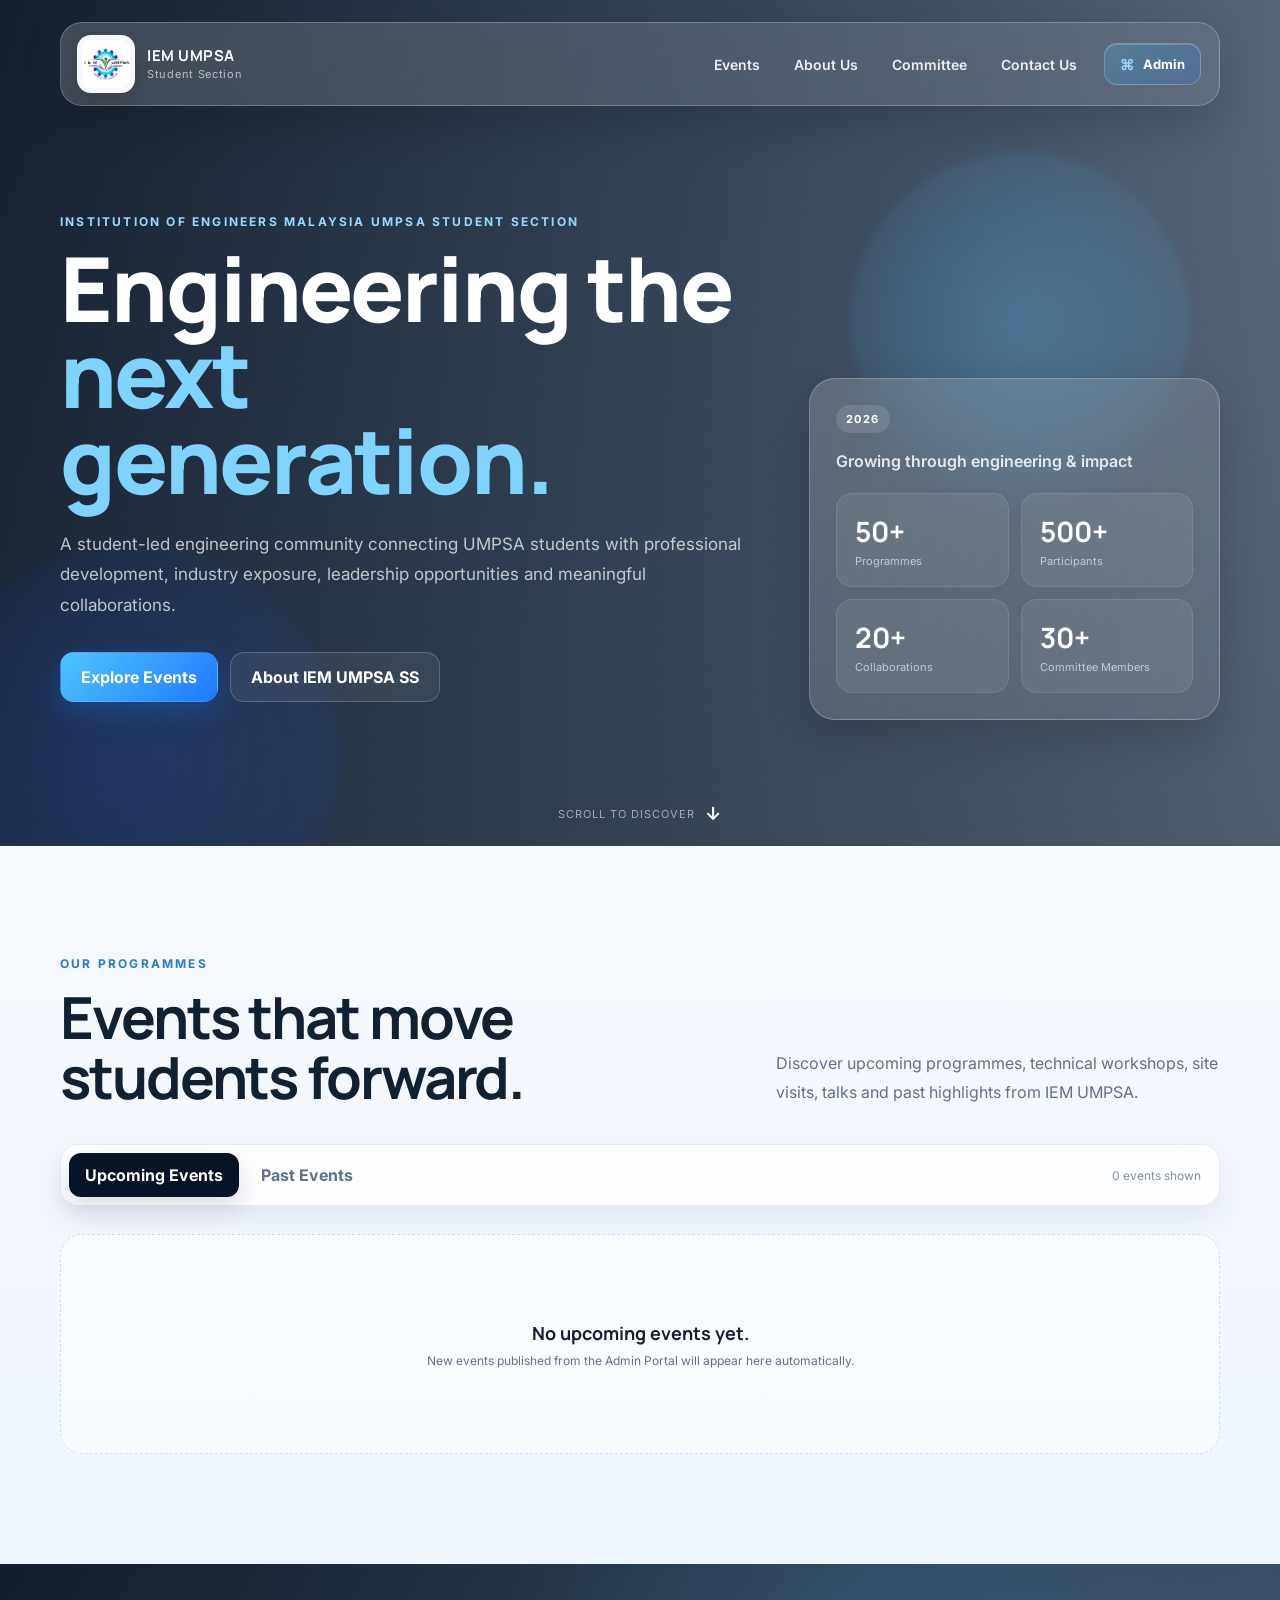
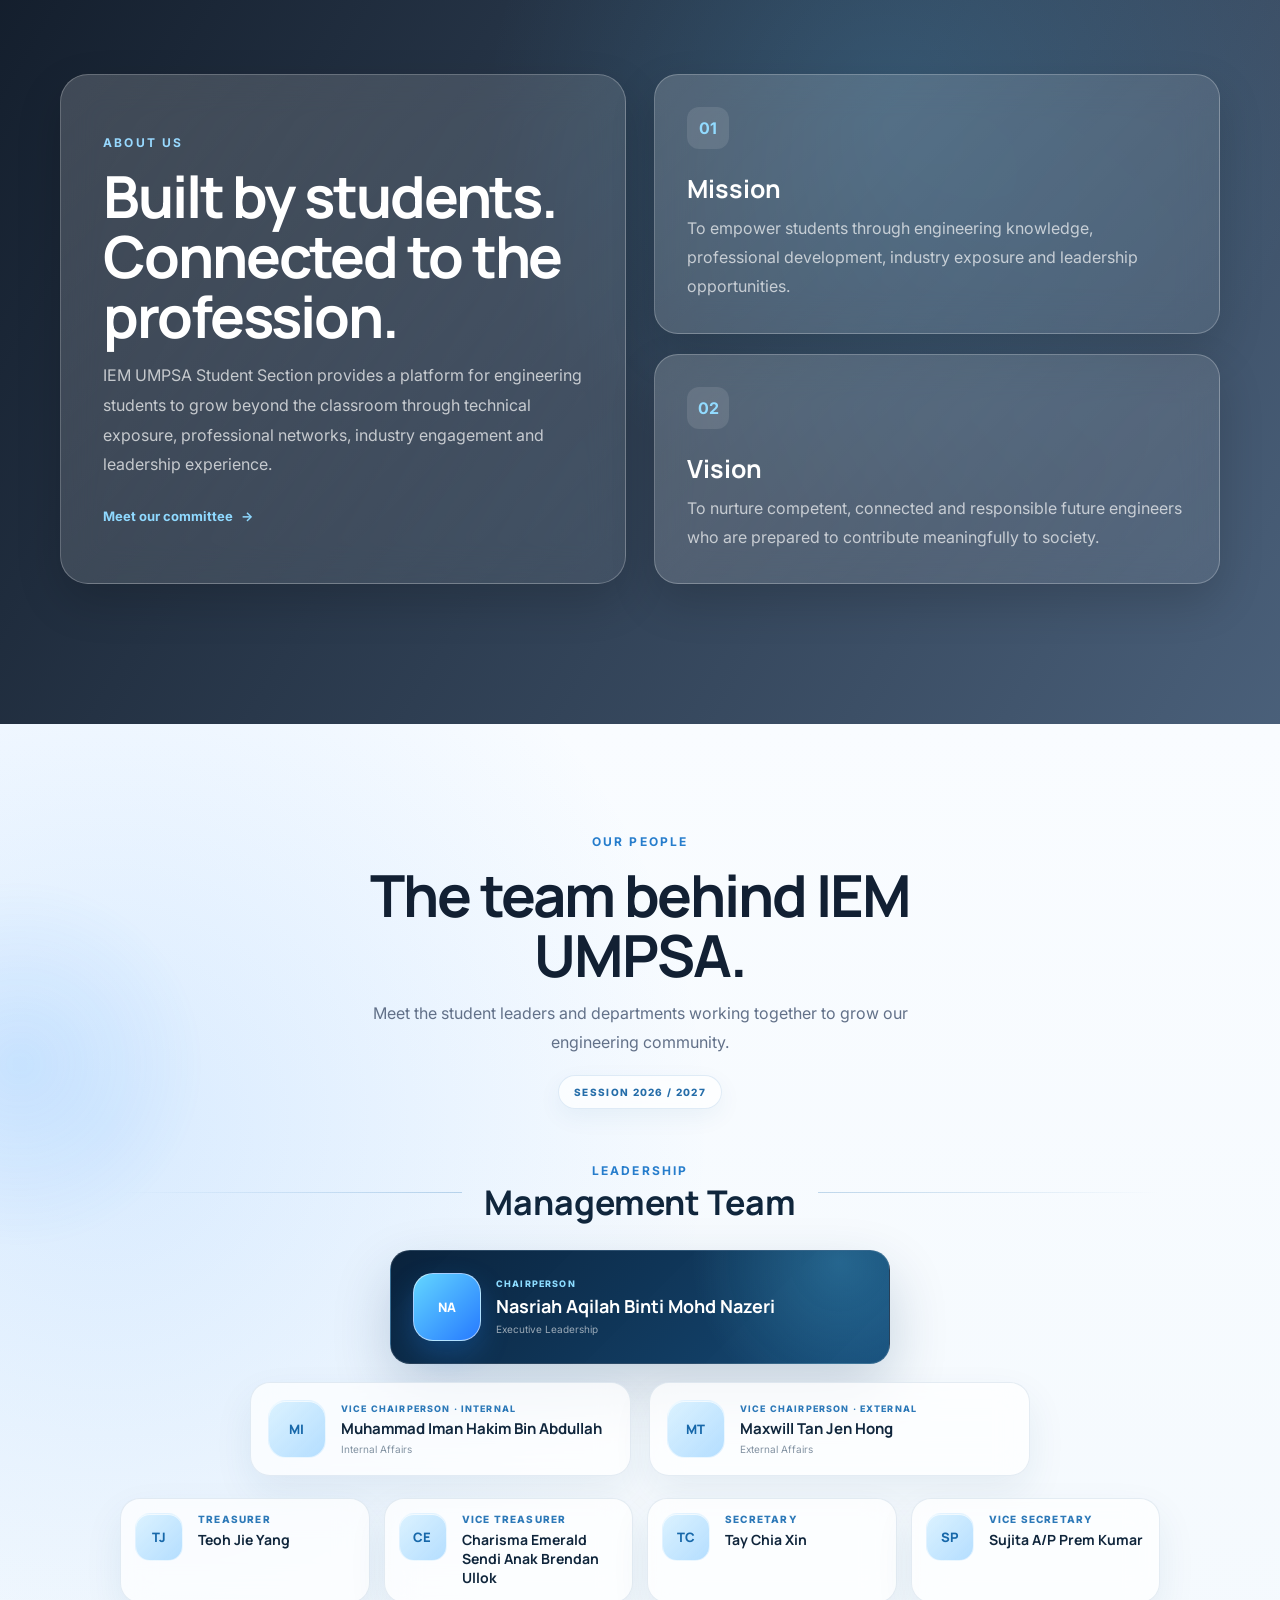
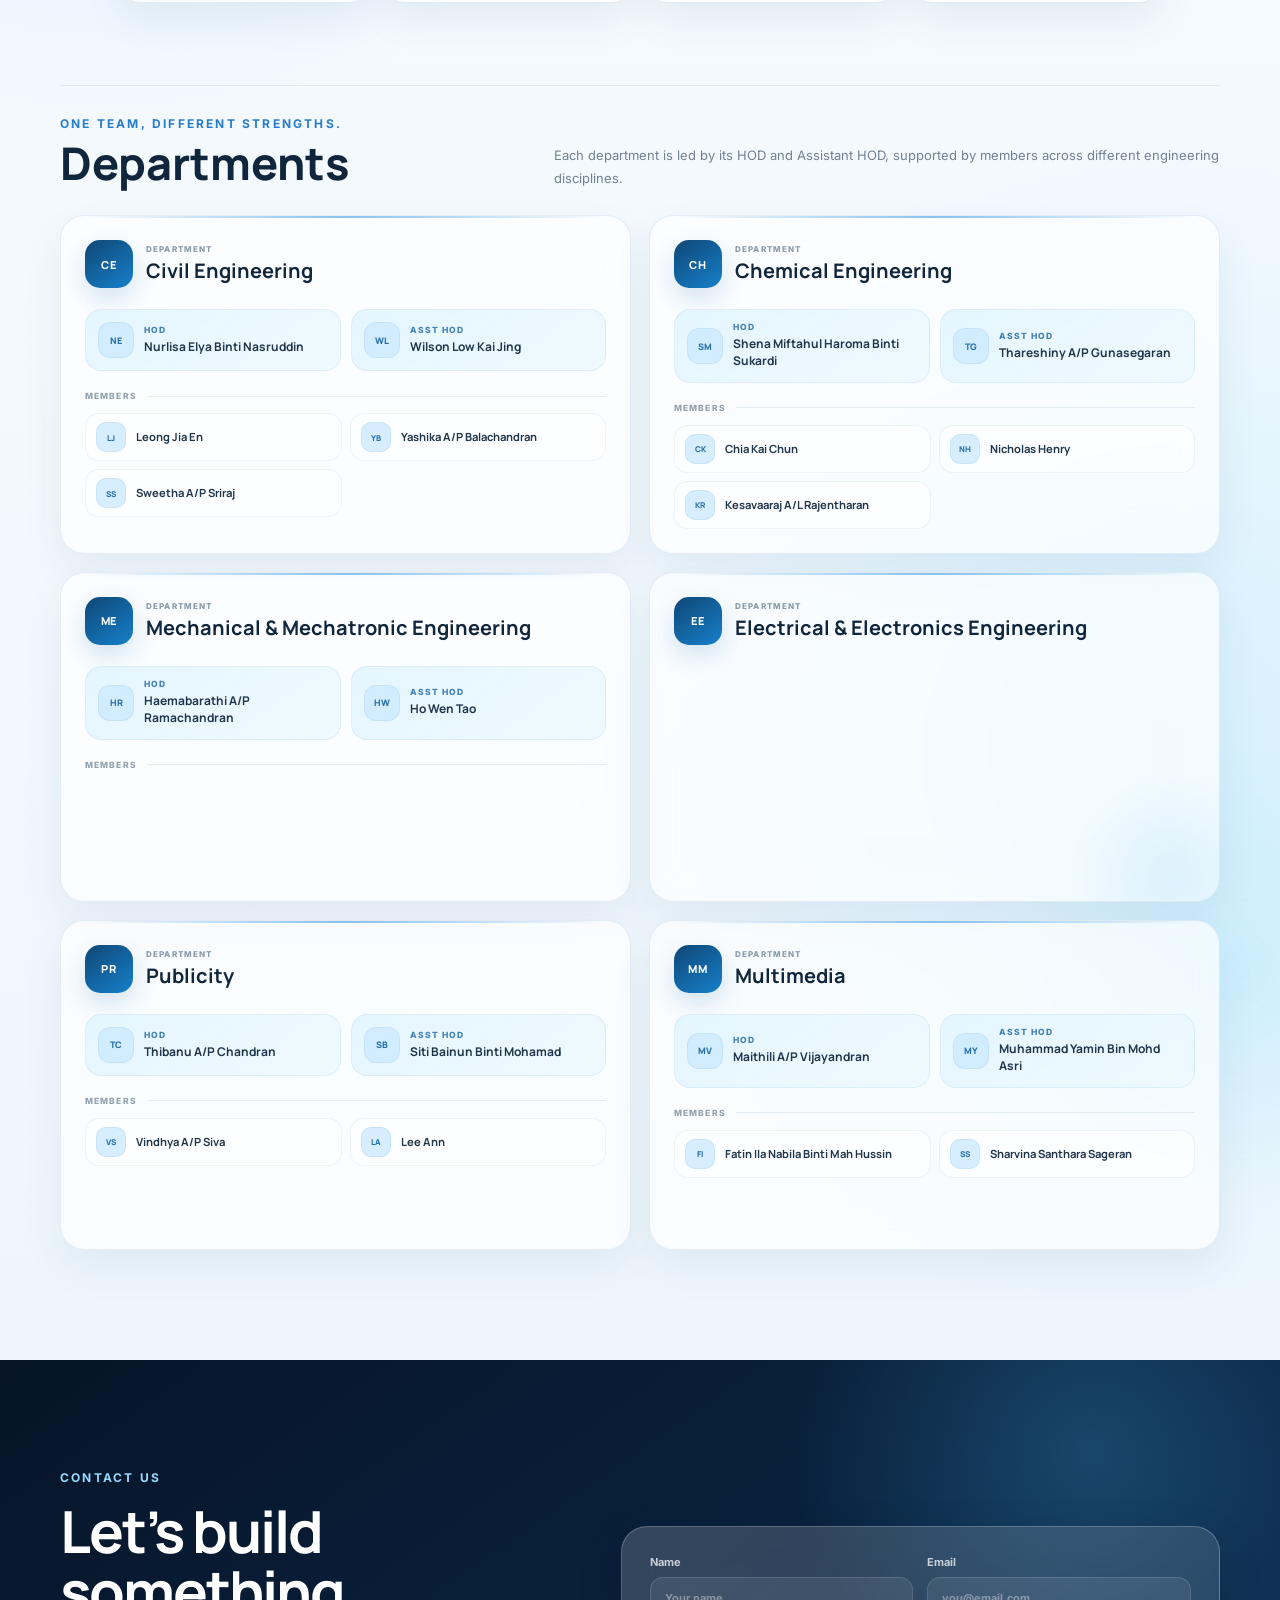
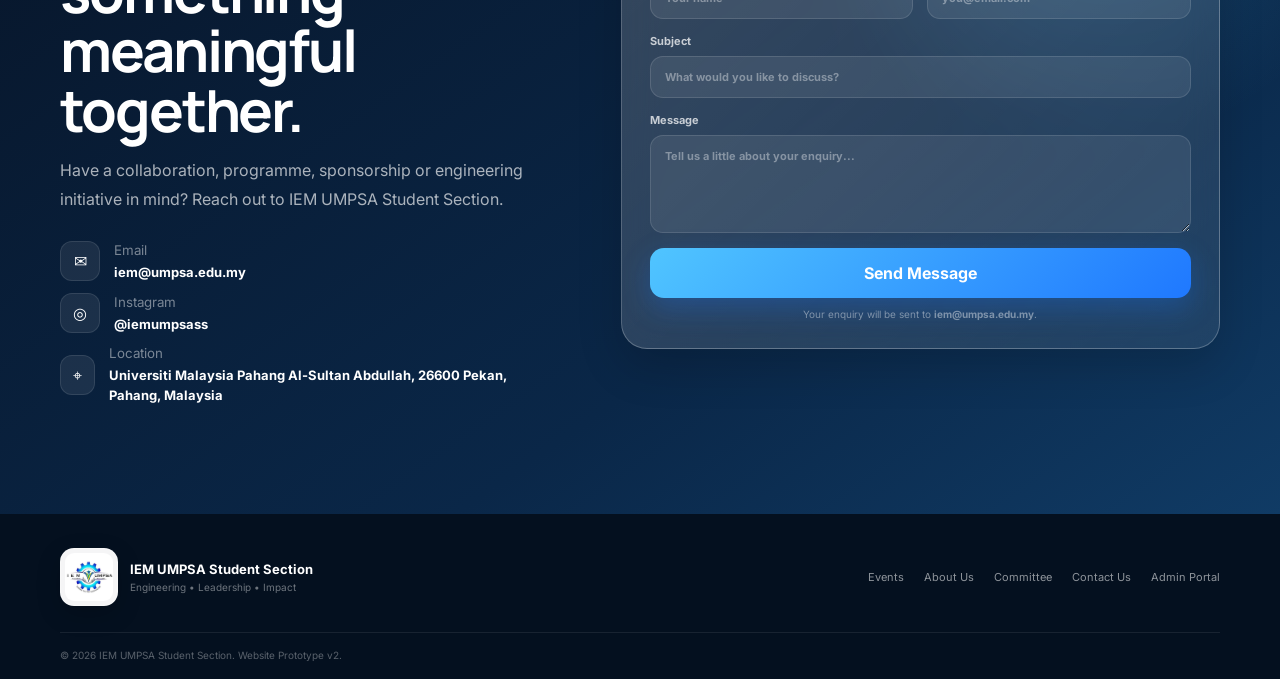
<file: index.html>
<!DOCTYPE html>
<html lang="en">
<head>
  <meta charset="UTF-8" />
  <meta name="viewport" content="width=device-width, initial-scale=1.0" />
  <title>IEM UMPSA Student Section</title>
  <meta name="description" content="IEM UMPSA Student Section — Engineering, leadership and professional development." />
  <link rel="preconnect" href="https://fonts.googleapis.com">
  <link rel="preconnect" href="https://fonts.gstatic.com" crossorigin>
  <link href="https://fonts.googleapis.com/css2?family=Inter:wght@400;500;600;700;800&family=Manrope:wght@500;600;700;800&display=swap" rel="stylesheet">
  <link rel="stylesheet" href="styles.css" />
</head>
<body>
  <div class="page-shell">
    <header class="hero" id="home">
      <div class="hero-overlay"></div>
      <div class="orb orb-one"></div>
      <div class="orb orb-two"></div>

      <nav class="navbar glass" aria-label="Primary navigation">
        <a class="brand" href="#home" aria-label="IEM UMPSA Home">
          <img class="brand-mark" src="assets/iem-umpsa-logo.png" alt="IEM UMPSA Student Section logo">
          <span class="brand-text">
            <strong>IEM UMPSA</strong>
            <small>Student Section</small>
          </span>
        </a>

        <button class="menu-toggle" aria-label="Toggle navigation" aria-expanded="false">
          <span></span><span></span><span></span>
        </button>

        <div class="nav-links">
          <div class="nav-item dropdown">
            <button class="nav-link dropdown-trigger">Events</button>
            <div class="dropdown-menu glass">
              <a href="#events" data-event-tab="upcoming">Upcoming Events</a>
              <a href="#events" data-event-tab="past">Past Events</a>
            </div>
          </div>
          <a class="nav-link" href="#about">About Us</a>
          <a class="nav-link" href="#committee">Committee</a>
          <a class="nav-link" href="#contact">Contact Us</a>
          <a class="admin-nav-button" href="admin-login.html" aria-label="Open Admin Portal">
            <span class="admin-nav-icon">⌘</span>
            <span>Admin</span>
          </a>
        </div>
      </nav>

      <div class="hero-content container">
        <div class="hero-copy">
          <p class="eyebrow">Institution of Engineers Malaysia UMPSA Student Section</p>
          <h1>Engineering the <span>next generation.</span></h1>
          <p class="hero-description">
            A student-led engineering community connecting UMPSA students with professional development,
            industry exposure, leadership opportunities and meaningful collaborations.
          </p>
          <div class="hero-actions">
            <a class="button button-primary" href="#events">Explore Events</a>
            <a class="button button-secondary" href="#about">About IEM UMPSA SS</a>
          </div>
        </div>

        <div class="hero-stat-card glass">
          <div class="stat-badge">2026</div>
          <p class="stat-title">Growing through engineering & impact</p>
          <div class="stat-grid">
            <div><strong>50+</strong><span>Programmes</span></div>
            <div><strong>500+</strong><span>Participants</span></div>
            <div><strong>20+</strong><span>Collaborations</span></div>
            <div><strong>30+</strong><span>Committee Members</span></div>
          </div>
        </div>
      </div>

      <a class="scroll-cue" href="#events" aria-label="Scroll to events">
        <span>Scroll to discover</span>
        <b>↓</b>
      </a>
    </header>

    <main>
      <section class="section events-section" id="events">
        <div class="container">
          <div class="section-heading split-heading">
            <div>
              <p class="eyebrow dark">Our Programmes</p>
              <h2>Events that move students forward.</h2>
            </div>
            <p class="section-copy">
              Discover upcoming programmes, technical workshops, site visits, talks and past highlights from IEM UMPSA.
            </p>
          </div>

          <div class="event-toolbar glass light-glass">
            <div class="event-tabs" role="tablist" aria-label="Event categories">
              <button class="event-tab active" data-tab="upcoming" role="tab">Upcoming Events</button>
              <button class="event-tab" data-tab="past" role="tab">Past Events</button>
            </div>
            <div class="event-count"><span id="eventCount">3</span> events shown</div>
          </div>

          <div class="events-grid" id="eventGrid">
            <div class="event-empty">
              <strong>Loading events...</strong>
              <span>Your published events will appear here automatically.</span>
            </div>
          </div>
        </div>
      </section>

      <section class="section about-section" id="about">
        <div class="about-backdrop"></div>
        <div class="container about-layout">
          <div class="about-intro glass">
            <p class="eyebrow">About Us</p>
            <h2>Built by students. Connected to the profession.</h2>
            <p>
              IEM UMPSA Student Section provides a platform for engineering students to grow beyond the classroom through
              technical exposure, professional networks, industry engagement and leadership experience.
            </p>
            <a class="text-link light" href="#committee">Meet our committee <span>→</span></a>
          </div>

          <div class="about-cards">
            <article class="value-card glass">
              <span class="value-number">01</span>
              <h3>Mission</h3>
              <p>To empower students through engineering knowledge, professional development, industry exposure and leadership opportunities.</p>
            </article>
            <article class="value-card glass">
              <span class="value-number">02</span>
              <h3>Vision</h3>
              <p>To nurture competent, connected and responsible future engineers who are prepared to contribute meaningfully to society.</p>
            </article>
          </div>
        </div>
      </section>

      <section class="section committee-section" id="committee">
        <div class="committee-glow committee-glow-one"></div>
        <div class="committee-glow committee-glow-two"></div>
        <div class="container committee-container">
          <div class="section-heading centered committee-heading">
            <p class="eyebrow dark">Our People</p>
            <h2>The team behind IEM UMPSA.</h2>
            <p class="section-copy">Meet the student leaders and departments working together to grow our engineering community.</p>
            <span class="session-pill">Session 2026 / 2027</span>
          </div>

          <div class="management-heading">
            <span class="management-heading-line"></span>
            <div>
              <p class="eyebrow dark">Leadership</p>
              <h3>Management Team</h3>
            </div>
            <span class="management-heading-line"></span>
          </div>

          <div class="leadership-tree" id="managementTeamMount" aria-live="polite">
            <div class="leadership-chair-wrap">
              <article class="leadership-card leadership-chair">
                <div class="committee-avatar chair-avatar">NA</div>
                <div class="leadership-copy">
                  <p class="committee-role">Chairperson</p>
                  <h3>Nasriah Aqilah Binti Mohd Nazeri</h3>
                  <span>Executive Leadership</span>
                </div>
              </article>
            </div>

            <div class="vice-row">
              <article class="leadership-card">
                <div class="committee-avatar">MI</div>
                <div class="leadership-copy">
                  <p class="committee-role">Vice Chairperson · Internal</p>
                  <h3>Muhammad Iman Hakim Bin Abdullah</h3>
                  <span>Internal Affairs</span>
                </div>
              </article>
              <article class="leadership-card">
                <div class="committee-avatar">MT</div>
                <div class="leadership-copy">
                  <p class="committee-role">Vice Chairperson · External</p>
                  <h3>Maxwill Tan Jen Hong</h3>
                  <span>External Affairs</span>
                </div>
              </article>
            </div>

            <div class="executive-row">
              <article class="leadership-card executive-card">
                <div class="committee-avatar small-avatar">TJ</div>
                <div class="leadership-copy">
                  <p class="committee-role">Treasurer</p>
                  <h3>Teoh Jie Yang</h3>
                </div>
              </article>
              <article class="leadership-card executive-card">
                <div class="committee-avatar small-avatar">CE</div>
                <div class="leadership-copy">
                  <p class="committee-role">Vice Treasurer</p>
                  <h3>Charisma Emerald Sendi Anak Brendan Ullok</h3>
                </div>
              </article>
              <article class="leadership-card executive-card">
                <div class="committee-avatar small-avatar">TC</div>
                <div class="leadership-copy">
                  <p class="committee-role">Secretary</p>
                  <h3>Tay Chia Xin</h3>
                </div>
              </article>
              <article class="leadership-card executive-card">
                <div class="committee-avatar small-avatar">SP</div>
                <div class="leadership-copy">
                  <p class="committee-role">Vice Secretary</p>
                  <h3>Sujita A/P Prem Kumar</h3>
                </div>
              </article>
            </div>
          </div>

          <div class="department-intro">
            <div>
              <p class="eyebrow dark">One team, different strengths.</p>
              <h3>Departments</h3>
            </div>
            <p>Each department is led by its HOD and Assistant HOD, supported by members across different engineering disciplines.</p>
          </div>

          <div class="department-grid" id="departmentGrid" aria-live="polite">
            <article class="department-card glass light-glass">
              <div class="department-header">
                <div class="department-icon">CE</div>
                <div><span>Department</span><h3>Civil Engineering</h3></div>
              </div>
              <div class="department-leads">
                <div class="department-person lead-person"><span class="mini-avatar">NE</span><div><small>HOD</small><strong>Nurlisa Elya Binti Nasruddin</strong></div></div>
                <div class="department-person"><span class="mini-avatar">WL</span><div><small>Asst HOD</small><strong>Wilson Low Kai Jing</strong></div></div>
              </div>
              <div class="member-divider"><span>Members</span></div>
              <div class="member-list">
                <div class="department-person member-person"><span class="mini-avatar">LJ</span><strong>Leong Jia En</strong></div>
                <div class="department-person member-person"><span class="mini-avatar">YB</span><strong>Yashika A/P Balachandran</strong></div>
                <div class="department-person member-person"><span class="mini-avatar">SS</span><strong>Sweetha A/P Sriraj</strong></div>
              </div>
            </article>

            <article class="department-card glass light-glass">
              <div class="department-header">
                <div class="department-icon">CH</div>
                <div><span>Department</span><h3>Chemical Engineering</h3></div>
              </div>
              <div class="department-leads">
                <div class="department-person lead-person"><span class="mini-avatar">SM</span><div><small>HOD</small><strong>Shena Miftahul Haroma Binti Sukardi</strong></div></div>
                <div class="department-person"><span class="mini-avatar">TG</span><div><small>Asst HOD</small><strong>Thareshiny A/P Gunasegaran</strong></div></div>
              </div>
              <div class="member-divider"><span>Members</span></div>
              <div class="member-list">
                <div class="department-person member-person"><span class="mini-avatar">CK</span><strong>Chia Kai Chun</strong></div>
                <div class="department-person member-person"><span class="mini-avatar">NH</span><strong>Nicholas Henry</strong></div>
                <div class="department-person member-person"><span class="mini-avatar">KR</span><strong>Kesavaaraj A/L Rajentharan</strong></div>
              </div>
            </article>

            <article class="department-card glass light-glass">
              <div class="department-header">
                <div class="department-icon">ME</div>
                <div><span>Department</span><h3>Mechanical &amp; Mechatronic Engineering</h3></div>
              </div>
              <div class="department-leads">
                <div class="department-person lead-person"><span class="mini-avatar">HR</span><div><small>HOD</small><strong>Haemabarathi A/P Ramachandran</strong></div></div>
                <div class="department-person"><span class="mini-avatar">HW</span><div><small>Asst HOD</small><strong>Ho Wen Tao</strong></div></div>
              </div>
              <div class="member-divider"><span>Members</span></div>
              <div class="member-list reserved-space" aria-label="Reserved positions"></div>
            </article>

            <article class="department-card department-card-empty glass light-glass">
              <div class="department-header">
                <div class="department-icon">EE</div>
                <div><span>Department</span><h3>Electrical &amp; Electronics Engineering</h3></div>
              </div>
              <div class="empty-department-space" aria-label="Reserved positions"></div>
            </article>

            <article class="department-card glass light-glass">
              <div class="department-header">
                <div class="department-icon">PR</div>
                <div><span>Department</span><h3>Publicity</h3></div>
              </div>
              <div class="department-leads">
                <div class="department-person lead-person"><span class="mini-avatar">TC</span><div><small>HOD</small><strong>Thibanu A/P Chandran</strong></div></div>
                <div class="department-person"><span class="mini-avatar">SB</span><div><small>Asst HOD</small><strong>Siti Bainun Binti Mohamad</strong></div></div>
              </div>
              <div class="member-divider"><span>Members</span></div>
              <div class="member-list">
                <div class="department-person member-person"><span class="mini-avatar">VS</span><strong>Vindhya A/P Siva</strong></div>
                <div class="department-person member-person"><span class="mini-avatar">LA</span><strong>Lee Ann</strong></div>
              </div>
            </article>

            <article class="department-card glass light-glass">
              <div class="department-header">
                <div class="department-icon">MM</div>
                <div><span>Department</span><h3>Multimedia</h3></div>
              </div>
              <div class="department-leads">
                <div class="department-person lead-person"><span class="mini-avatar">MV</span><div><small>HOD</small><strong>Maithili A/P Vijayandran</strong></div></div>
                <div class="department-person"><span class="mini-avatar">MY</span><div><small>Asst HOD</small><strong>Muhammad Yamin Bin Mohd Asri</strong></div></div>
              </div>
              <div class="member-divider"><span>Members</span></div>
              <div class="member-list">
                <div class="department-person member-person"><span class="mini-avatar">FI</span><strong>Fatin Ila Nabila Binti Mah Hussin</strong></div>
                <div class="department-person member-person"><span class="mini-avatar">SS</span><strong>Sharvina Santhara Sageran</strong></div>
              </div>
            </article>
          </div>
        </div>
      </section>

      <section class="section contact-section" id="contact">
        <div class="contact-orb"></div>
        <div class="container contact-layout">
          <div class="contact-copy">
            <p class="eyebrow">Contact Us</p>
            <h2>Let’s build something meaningful together.</h2>
            <p>Have a collaboration, programme, sponsorship or engineering initiative in mind? Reach out to IEM UMPSA Student Section.</p>

            <div class="contact-list">
              <a href="mailto:iem@umpsa.edu.my"><span>✉</span><div><small>Email</small><strong>iem@umpsa.edu.my</strong></div></a>
              <a href="https://www.instagram.com/iemumpsass/" target="_blank" rel="noopener noreferrer"><span>◎</span><div><small>Instagram</small><strong>@iemumpsass</strong></div></a>
              <div><span>⌖</span><div><small>Location</small><strong>Universiti Malaysia Pahang Al-Sultan Abdullah, 26600 Pekan, Pahang, Malaysia</strong></div></div>
            </div>
          </div>

          <form class="contact-form glass" action="https://formsubmit.co/iem@umpsa.edu.my" method="POST">
            <input type="hidden" name="_subject" value="New IEM UMPSA Website Enquiry" />
            <input type="hidden" name="_template" value="table" />
            <div class="field-grid">
              <label>Name<input type="text" name="name" placeholder="Your name" autocomplete="name" required /></label>
              <label>Email<input type="email" name="email" placeholder="you@email.com" autocomplete="email" required /></label>
            </div>
            <label>Subject<input type="text" name="subject" placeholder="What would you like to discuss?" required /></label>
            <label>Message<textarea rows="5" name="message" placeholder="Tell us a little about your enquiry..." required></textarea></label>
            <button class="button button-primary full" id="sendButton" type="submit">Send Message</button>
            <p class="form-note" id="formNote">Your enquiry will be sent to <strong>iem@umpsa.edu.my</strong>.</p>
          </form>
        </div>
      </section>
    </main>

    <footer class="footer">
      <div class="container footer-inner">
        <div class="footer-brand">
          <img class="brand-mark" src="assets/iem-umpsa-logo.png" alt="IEM UMPSA Student Section logo">
          <div><strong>IEM UMPSA Student Section</strong><small>Engineering • Leadership • Impact</small></div>
        </div>
        <div class="footer-links">
          <a href="#events">Events</a>
          <a href="#about">About Us</a>
          <a href="#committee">Committee</a>
          <a href="#contact">Contact Us</a>
          <a href="admin-login.html" target="_blank" rel="noopener">Admin Portal</a>
        </div>
      </div>
      <div class="container footer-bottom">© 2026 IEM UMPSA Student Section. Website Prototype v2.</div>
    </footer>
  </div>

  <script src="events-store.js"></script>
  <script src="committee-store.js"></script>
  <script src="app.js"></script>
</body>
</html>
</file>
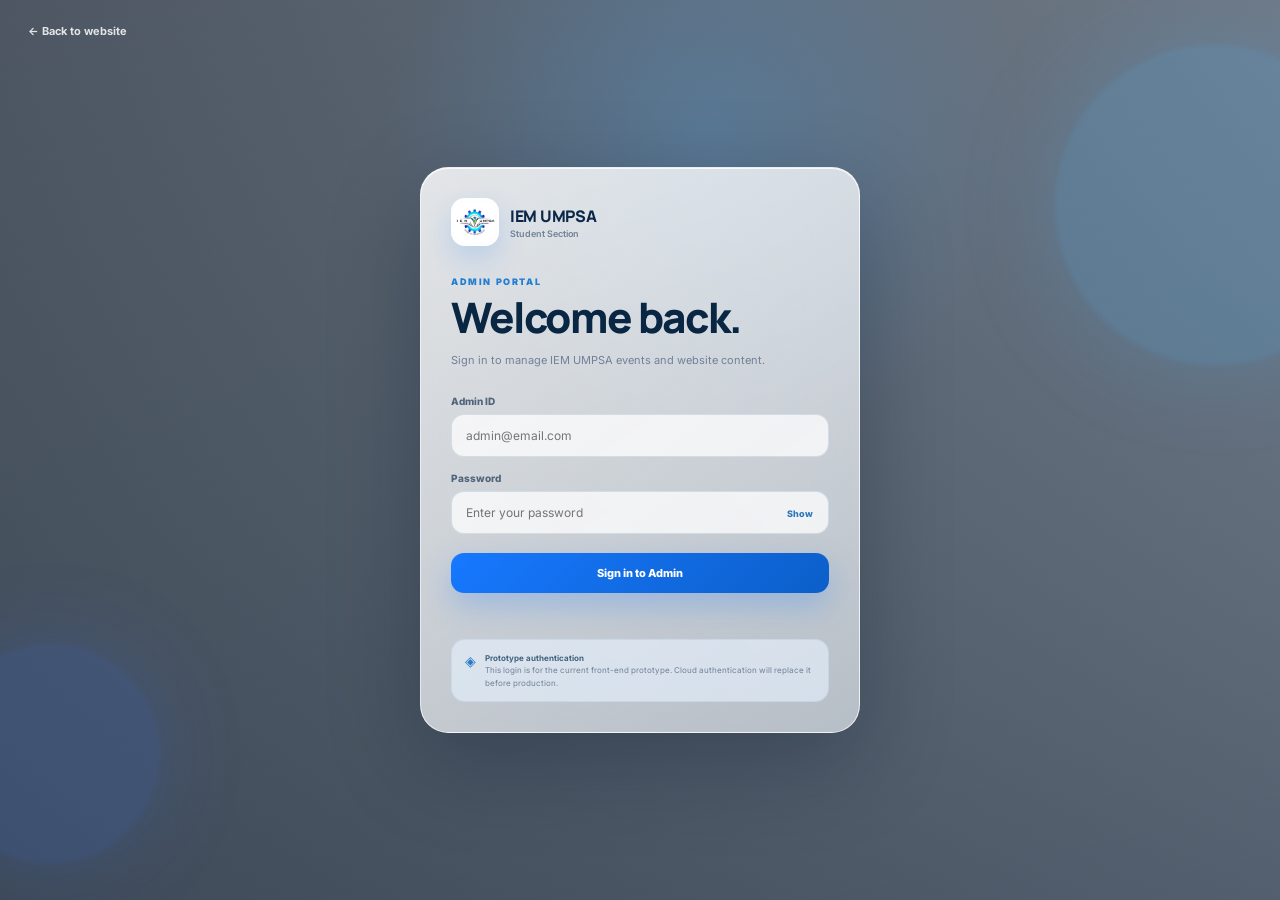
<file: admin-login.html>
<!DOCTYPE html>
<html lang="en">
<head>
  <meta charset="UTF-8" />
  <meta name="viewport" content="width=device-width, initial-scale=1.0" />
  <title>IEM UMPSA Admin Login</title>
  <meta name="robots" content="noindex,nofollow" />
  <link rel="preconnect" href="https://fonts.googleapis.com">
  <link rel="preconnect" href="https://fonts.gstatic.com" crossorigin>
  <link href="https://fonts.googleapis.com/css2?family=Inter:wght@400;500;600;700;800&family=Manrope:wght@500;600;700;800&display=swap" rel="stylesheet">
  <link rel="stylesheet" href="admin-login.css" />
  <script src="auth.js"></script>
</head>
<body>
  <main class="login-page">
    <div class="orb orb-one"></div>
    <div class="orb orb-two"></div>

    <a class="back-home" href="index.html">← Back to website</a>

    <section class="login-card glass-panel" aria-labelledby="loginTitle">
      <div class="login-brand">
        <img class="brand-mark" src="assets/iem-umpsa-logo.png" alt="IEM UMPSA Student Section logo">
        <div>
          <strong>IEM UMPSA</strong>
          <small>Student Section</small>
        </div>
      </div>

      <div class="login-heading">
        <p class="eyebrow">ADMIN PORTAL</p>
        <h1 id="loginTitle">Welcome back.</h1>
        <p>Sign in to manage IEM UMPSA events and website content.</p>
      </div>

      <form id="loginForm" novalidate>
        <label>
          <span>Admin ID</span>
          <input id="adminId" type="email" autocomplete="username" placeholder="admin@email.com" required />
        </label>

        <label>
          <span>Password</span>
          <div class="password-wrap">
            <input id="adminPassword" type="password" autocomplete="current-password" placeholder="Enter your password" required />
            <button id="togglePassword" type="button" aria-label="Show password">Show</button>
          </div>
        </label>

        <button class="login-button" id="loginButton" type="submit">Sign in to Admin</button>
        <p class="login-message" id="loginMessage" role="status"></p>
      </form>

      <div class="security-note">
        <span>◈</span>
        <p><strong>Prototype authentication</strong><br />This login is for the current front-end prototype. Cloud authentication will replace it before production.</p>
      </div>
    </section>
  </main>

  <script src="admin-login.js"></script>
</body>
</html>
</file>
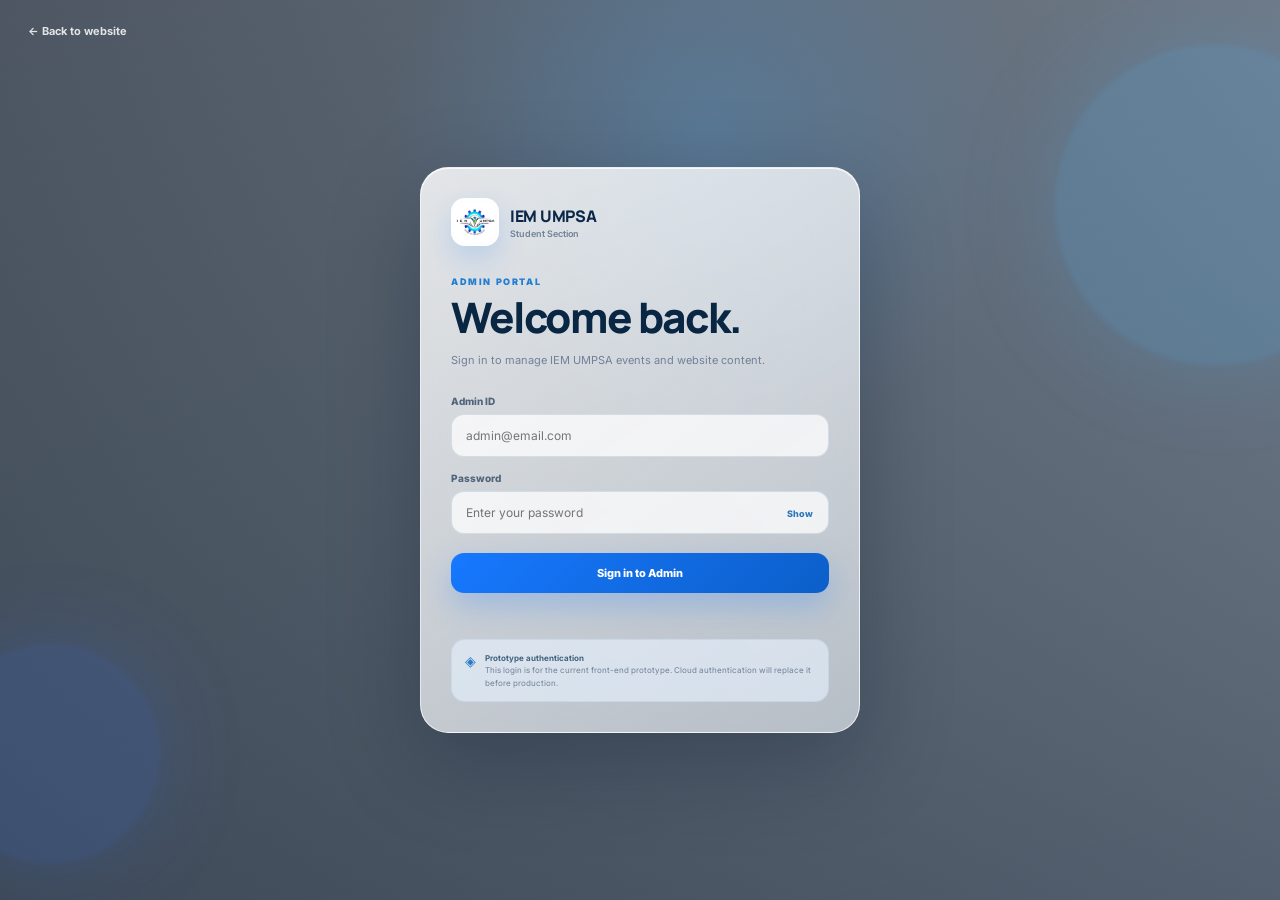
<file: admin.html>
<!DOCTYPE html>
<html lang="en">
<head>
  <meta charset="UTF-8" />
  <meta name="viewport" content="width=device-width, initial-scale=1.0" />
  <title>IEM UMPSA Admin Portal</title>
  <meta name="robots" content="noindex,nofollow" />
  <link rel="preconnect" href="https://fonts.googleapis.com">
  <link rel="preconnect" href="https://fonts.gstatic.com" crossorigin>
  <link href="https://fonts.googleapis.com/css2?family=Inter:wght@400;500;600;700;800&family=Manrope:wght@500;600;700;800&display=swap" rel="stylesheet">
  <link rel="stylesheet" href="admin.css" />
  <script src="auth.js"></script>
  <script>IEMAdminAuth.requireLogin();</script>
</head>
<body>
  <div class="admin-shell">
    <aside class="sidebar glass-panel">
      <a class="admin-brand" href="index.html">
        <img class="brand-mark" src="assets/iem-umpsa-logo.png" alt="IEM UMPSA Student Section logo">
        <span><strong>IEM UMPSA</strong><small>Student Section</small></span>
      </a>

      <nav class="side-nav" aria-label="Admin navigation">
        <button class="side-link active" type="button" data-admin-view="events"><span>▦</span> Events</button>
        <button class="side-link" type="button" data-admin-view="committee"><span>♙</span> Committee</button>
        <button class="side-link disabled" type="button" title="Coming later"><span>▧</span> Gallery <em>Soon</em></button>
        <button class="side-link disabled" type="button" title="Coming later"><span>⚙</span> Settings <em>Soon</em></button>
      </nav>

      <div class="sidebar-note">
        <span class="note-dot"></span>
        <div>
          <strong>Prototype mode</strong>
          <small>Events and committee data are stored in this browser. Cloud sync comes later.</small>
        </div>
      </div>

      <a class="back-link" href="index.html" target="_blank">← Back to website</a>
    </aside>

    <main class="admin-main">
      <header class="topbar">
        <div>
          <p class="eyebrow">IEM UMPSA CONTENT MANAGEMENT</p>
          <h1 id="adminPageTitle">Events Dashboard</h1>
        </div>

        <div class="topbar-actions">
          <a class="button secondary" id="viewLiveLink" href="index.html#events">View live website ↗</a>
          <button class="button logout" id="logoutButton" type="button">Log out</button>
        </div>
      </header>

      <!-- EVENTS ADMIN -->
      <section class="admin-view active" data-view-panel="events">
        <section class="stats-grid" aria-label="Event statistics">
          <article class="stat-card glass-panel"><span>Total Events</span><strong id="totalEvents">0</strong><small>Stored in this browser</small></article>
          <article class="stat-card glass-panel"><span>Upcoming</span><strong id="upcomingEvents">0</strong><small>Based on event date</small></article>
          <article class="stat-card glass-panel"><span>Past Events</span><strong id="pastEvents">0</strong><small>Moved automatically</small></article>
          <article class="stat-card glass-panel"><span>Published</span><strong id="publishedEvents">0</strong><small>Visible on public site</small></article>
        </section>

        <section class="workspace-grid">
          <div class="editor-card glass-panel" id="editorCard">
            <div class="panel-heading">
              <div>
                <p class="eyebrow">EVENT EDITOR</p>
                <h2 id="formTitle">Add New Event</h2>
              </div>
              <button class="icon-button hidden" id="cancelEdit" type="button" aria-label="Cancel edit">×</button>
            </div>

            <form id="eventForm">
              <input type="hidden" id="eventId" />

              <label class="field full">
                <span>Event Name *</span>
                <input id="eventTitle" type="text" placeholder="e.g. Revit & BIM Awareness Workshop" required maxlength="100" />
              </label>

              <div class="field-row">
                <label class="field">
                  <span>Event Type</span>
                  <input id="eventType" type="text" list="eventTypes" placeholder="Technical Workshop" maxlength="60" />
                  <datalist id="eventTypes">
                    <option value="Technical Workshop"></option>
                    <option value="Industrial Visit"></option>
                    <option value="Engineering Summit"></option>
                    <option value="Professional Development"></option>
                    <option value="Competition"></option>
                    <option value="STEM Outreach"></option>
                    <option value="Networking"></option>
                  </datalist>
                </label>

                <label class="field">
                  <span>Status Badge</span>
                  <select id="eventBadge">
                    <option>Registration Open</option>
                    <option>Upcoming</option>
                    <option>Coming Soon</option>
                    <option>Registration Closed</option>
                  </select>
                </label>
              </div>

              <div class="field-row thirds">
                <label class="field">
                  <span>Date *</span>
                  <input id="eventDate" type="date" required />
                </label>
                <label class="field">
                  <span>Time</span>
                  <input id="eventTime" type="time" />
                </label>
                <label class="field">
                  <span>Location</span>
                  <input id="eventLocation" type="text" placeholder="UMPSA Gambang" maxlength="80" />
                </label>
              </div>

              <label class="field full">
                <span>Description</span>
                <textarea id="eventDescription" rows="4" maxlength="420" placeholder="Brief description of the programme..."></textarea>
                <small><span id="descriptionCount">0</span>/420</small>
              </label>

              <label class="field full">
                <span>Registration / Highlight Link</span>
                <input id="eventLink" type="url" placeholder="https://forms.gle/..." />
                <small>Optional. Leave blank if there is no external link.</small>
              </label>

              <div class="upload-field">
                <div class="upload-copy">
                  <span>Event Poster / Photo</span>
                  <small>JPG, PNG or WEBP. The browser will resize large images automatically.</small>
                  <label class="upload-button" for="eventPoster">Choose Image</label>
                  <input id="eventPoster" type="file" accept="image/jpeg,image/png,image/webp" hidden />
                  <button class="text-button hidden" id="removePoster" type="button">Remove image</button>
                </div>
                <div class="poster-preview" id="posterPreview"><span>Poster preview</span></div>
              </div>

              <label class="publish-toggle">
                <input id="eventPublished" type="checkbox" checked />
                <span class="toggle-ui"></span>
                <span><strong>Publish immediately</strong><small>Turn off to save this event as a draft.</small></span>
              </label>

              <div class="form-actions">
                <button class="button primary" id="saveEvent" type="submit">Publish Event</button>
                <button class="button ghost" id="clearForm" type="button">Clear</button>
              </div>
              <p class="form-message" id="formMessage" role="status"></p>
            </form>
          </div>

          <div class="events-manager glass-panel">
            <div class="panel-heading list-heading">
              <div>
                <p class="eyebrow">MANAGE EVENTS</p>
                <h2>Published & Drafts</h2>
              </div>
              <span class="auto-badge">AUTO DATE SORTING ON</span>
            </div>

            <div class="filter-row">
              <button class="filter-chip active" type="button" data-filter="all">All</button>
              <button class="filter-chip" type="button" data-filter="upcoming">Upcoming</button>
              <button class="filter-chip" type="button" data-filter="past">Past</button>
              <button class="filter-chip" type="button" data-filter="draft">Drafts</button>
            </div>

            <div class="admin-event-list" id="adminEventList">
              <div class="list-empty">Loading your events...</div>
            </div>
          </div>
        </section>
      </section>

      <!-- COMMITTEE ADMIN -->
      <section class="admin-view" data-view-panel="committee">
        <section class="stats-grid" aria-label="Committee statistics">
          <article class="stat-card glass-panel"><span>Filled Positions</span><strong id="filledCommitteePositions">0</strong><small>Named committee members</small></article>
          <article class="stat-card glass-panel"><span>Vacant / Reserved</span><strong id="vacantCommitteePositions">0</strong><small>Slots ready to be filled</small></article>
          <article class="stat-card glass-panel"><span>Departments</span><strong id="committeeDepartments">6</strong><small>Engineering & media teams</small></article>
          <article class="stat-card glass-panel"><span>Current Session</span><strong>26/27</strong><small>Session 2026 / 2027</small></article>
        </section>

        <section class="committee-workspace-grid">
          <div class="committee-editor-card glass-panel" id="committeeEditorCard">
            <div class="panel-heading">
              <div>
                <p class="eyebrow">COMMITTEE EDITOR</p>
                <h2 id="committeeFormTitle">Edit a Position</h2>
              </div>
              <button class="icon-button hidden" id="cancelCommitteeEdit" type="button" aria-label="Cancel committee edit">×</button>
            </div>

            <div class="editor-placeholder" id="committeeEditorPlaceholder">
              <span>♙</span>
              <strong>Select a committee position</strong>
              <p>Choose a Management Team or Department position on the right to edit the name or upload a profile photo.</p>
            </div>

            <form id="committeeForm" class="hidden">
              <input type="hidden" id="committeeMemberId" />
              <input type="hidden" id="committeeMemberFixed" />

              <label class="field full">
                <span>Full Name</span>
                <input id="committeeMemberName" type="text" placeholder="Leave blank to keep this position reserved" maxlength="120" />
                <small>Blank names are treated as vacant / reserved and will not show publicly.</small>
              </label>

              <div class="field-row">
                <label class="field">
                  <span>Group</span>
                  <select id="committeeMemberGroup">
                    <option value="management">Management Team</option>
                    <option value="department">Department</option>
                  </select>
                </label>

                <label class="field" id="committeeDepartmentField">
                  <span>Department</span>
                  <select id="committeeMemberDepartment"></select>
                </label>
              </div>

              <div class="field-row">
                <label class="field">
                  <span>Position</span>
                  <select id="committeeMemberPosition"></select>
                </label>

                <label class="field">
                  <span>Display Order</span>
                  <input id="committeeMemberOrder" type="number" min="1" max="99" value="1" />
                </label>
              </div>

              <div class="profile-upload-field">
                <div class="profile-upload-copy">
                  <span>Profile Photo</span>
                  <small>Optional. If no photo is uploaded, the public site displays initials automatically.</small>
                  <div class="profile-upload-actions">
                    <label class="upload-button" for="committeePhoto">Choose Photo</label>
                    <input id="committeePhoto" type="file" accept="image/jpeg,image/png,image/webp" hidden />
                    <button class="text-button hidden" id="removeCommitteePhoto" type="button">Remove photo</button>
                  </div>
                </div>

                <div class="profile-preview" id="committeePhotoPreview"><span>Initials</span></div>
              </div>

              <label class="publish-toggle">
                <input id="committeeMemberPublished" type="checkbox" checked />
                <span class="toggle-ui"></span>
                <span><strong>Show on public website</strong><small>Turn off to temporarily hide a filled member.</small></span>
              </label>

              <div class="form-actions committee-form-actions">
                <button class="button primary" id="saveCommitteeMember" type="submit">Save Changes</button>
                <button class="button ghost hidden" id="clearCommitteeOccupant" type="button">Clear Occupant</button>
              </div>

              <p class="form-message" id="committeeFormMessage" role="status"></p>
            </form>
          </div>

          <div class="committee-manager glass-panel">
            <div class="panel-heading committee-manager-heading">
              <div>
                <p class="eyebrow">COMMITTEE MANAGEMENT</p>
                <h2>Session 2026 / 2027</h2>
              </div>
              <button class="button primary hidden" id="addCommitteeMember" type="button">+ Add Member</button>
            </div>

            <div class="committee-manager-toolbar">
              <div class="filter-row committee-view-filter">
                <button class="filter-chip active" type="button" data-committee-view="management">Management Team</button>
                <button class="filter-chip" type="button" data-committee-view="departments">Departments</button>
              </div>

              <label class="department-filter-wrap hidden" id="departmentFilterWrap">
                <span>Department</span>
                <select id="committeeDepartmentFilter"></select>
              </label>
            </div>

            <div class="committee-slot-list" id="committeeSlotList">
              <div class="list-empty">Loading committee...</div>
            </div>
          </div>
        </section>
      </section>
    </main>
  </div>

  <div class="toast" id="toast" role="status"></div>

  <script src="events-store.js"></script>
  <script src="committee-store.js"></script>
  <script src="admin.js"></script>
</body>
</html>
</file>
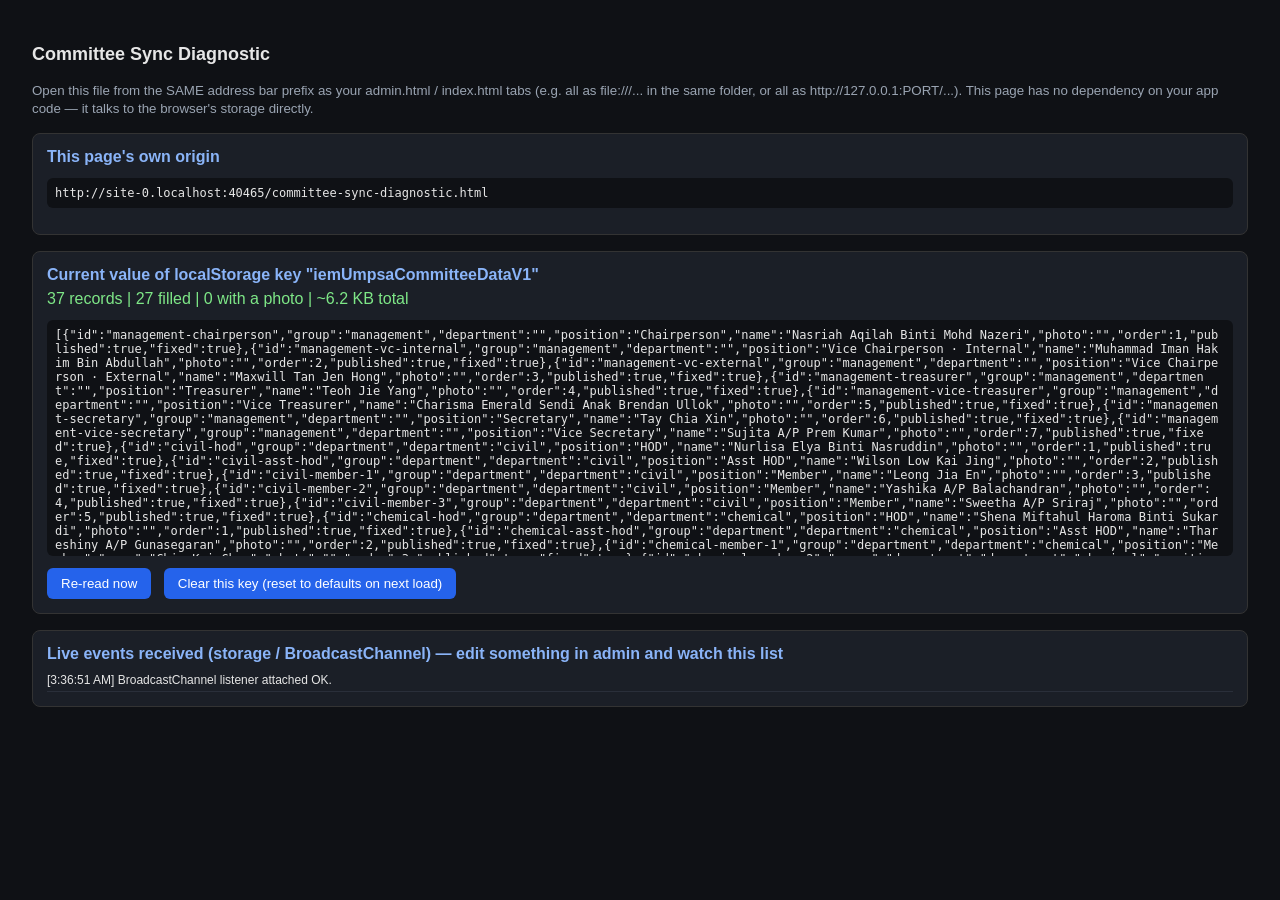
<file: committee-sync-diagnostic.html>
<!DOCTYPE html>
<html lang="en">
<head>
<meta charset="UTF-8">
<title>Committee Sync Diagnostic</title>
<style>
  body { font-family: -apple-system, Segoe UI, Arial, sans-serif; background:#0f1115; color:#e6e6e6; padding:24px; }
  h1 { font-size: 18px; }
  .box { background:#1b1f27; border:1px solid #333; border-radius:8px; padding:14px; margin-bottom:16px; }
  .label { color:#8ab4f8; font-weight:600; margin-bottom:6px; }
  .ok { color:#7ee787; }
  .bad { color:#ff7b72; }
  pre { white-space:pre-wrap; word-break:break-all; font-size:12px; max-height:220px; overflow:auto; background:#0f1115; padding:8px; border-radius:6px; }
  button { background:#2563eb; color:white; border:none; padding:8px 14px; border-radius:6px; cursor:pointer; margin-right:8px; }
  #log div { border-bottom:1px solid #2a2f3a; padding:4px 0; font-size:12px; }
  small { color:#9aa4b2; }
</style>
</head>
<body>
  <h1>Committee Sync Diagnostic</h1>
  <p><small>Open this file from the SAME address bar prefix as your admin.html / index.html tabs (e.g. all as file:///... in the same folder, or all as http://127.0.0.1:PORT/...). This page has no dependency on your app code — it talks to the browser's storage directly.</small></p>

  <div class="box">
    <div class="label">This page's own origin</div>
    <pre id="origin"></pre>
  </div>

  <div class="box">
    <div class="label">Current value of localStorage key "iemUmpsaCommitteeDataV1"</div>
    <div id="status"></div>
    <pre id="raw">(reading...)</pre>
    <button onclick="refresh()">Re-read now</button>
    <button onclick="clearKey()">Clear this key (reset to defaults on next load)</button>
  </div>

  <div class="box">
    <div class="label">Live events received (storage / BroadcastChannel) — edit something in admin and watch this list</div>
    <div id="log"><small>Waiting for events…</small></div>
  </div>

  <script>
    const KEY = 'iemUmpsaCommitteeDataV1';
    document.getElementById('origin').textContent = location.href;

    function summarize(raw) {
      try {
        const parsed = JSON.parse(raw);
        if (!Array.isArray(parsed)) return 'Value exists but is not an array (corrupted).';
        const withPhoto = parsed.filter(m => m.photo).length;
        const withName = parsed.filter(m => m.name && m.name.trim()).length;
        return `${parsed.length} records | ${withName} filled | ${withPhoto} with a photo | ~${(raw.length/1024).toFixed(1)} KB total`;
      } catch (e) {
        return 'Could not parse JSON: ' + e.message;
      }
    }

    function refresh() {
      let raw;
      try {
        raw = localStorage.getItem(KEY);
      } catch (e) {
        document.getElementById('status').innerHTML = '<span class="bad">localStorage is blocked entirely in this context: ' + e.message + '</span>';
        document.getElementById('raw').textContent = '';
        return;
      }

      if (raw === null) {
        document.getElementById('status').innerHTML = '<span class="bad">Key does not exist yet in this origin\'s storage.</span>';
        document.getElementById('raw').textContent = '(null)';
        return;
      }

      document.getElementById('status').innerHTML = '<span class="ok">' + summarize(raw) + '</span>';
      document.getElementById('raw').textContent = raw;
    }

    function clearKey() {
      localStorage.removeItem(KEY);
      refresh();
    }

    function logLine(text, cls) {
      const log = document.getElementById('log');
      if (log.querySelector('small')) log.innerHTML = '';
      const div = document.createElement('div');
      div.innerHTML = '<span class="' + (cls||'') + '">[' + new Date().toLocaleTimeString() + '] ' + text + '</span>';
      log.prepend(div);
    }

    window.addEventListener('storage', e => {
      if (e.key === KEY) {
        logLine('storage event received for this key', 'ok');
        refresh();
      } else if (e.key) {
        logLine('storage event for a different key: ' + e.key);
      }
    });

    try {
      const ch = new BroadcastChannel('iem-umpsa-content');
      ch.addEventListener('message', e => {
        logLine('BroadcastChannel message received: ' + JSON.stringify(e.data).slice(0,120), 'ok');
        refresh();
      });
      logLine('BroadcastChannel listener attached OK.');
    } catch (e) {
      logLine('BroadcastChannel not available: ' + e.message, 'bad');
    }

    setInterval(refresh, 1500);
    refresh();
  </script>
</body>
</html>
</file>
<file: styles.css>
:root {
  --navy: #071427;
  --navy-2: #0b1f38;
  --blue: #1778ff;
  --cyan: #4fc3ff;
  --ice: #eaf5ff;
  --white: #ffffff;
  --text: #122033;
  --muted: #627189;
  --border: rgba(255,255,255,.22);
  --light-border: rgba(7,20,39,.10);
  --shadow: 0 18px 50px rgba(7,20,39,.14);
  --radius-lg: 28px;
  --radius-md: 20px;
  --radius-sm: 14px;
}

* { box-sizing: border-box; }
html { scroll-behavior: smooth; }
body {
  margin: 0;
  font-family: Inter, sans-serif;
  color: var(--text);
  background: #f7faff;
}
a { color: inherit; text-decoration: none; }
button, input, textarea { font: inherit; }
button { cursor: pointer; }
img { max-width: 100%; display: block; }

.container {
  width: min(1160px, calc(100% - 40px));
  margin: 0 auto;
}

.glass {
  background: linear-gradient(135deg, rgba(255,255,255,.18), rgba(255,255,255,.08));
  border: 1px solid rgba(255,255,255,.24);
  box-shadow: 0 18px 45px rgba(0,0,0,.16);
  backdrop-filter: blur(18px);
  -webkit-backdrop-filter: blur(18px);
}
.light-glass {
  background: rgba(255,255,255,.76);
  border-color: rgba(7,20,39,.08);
  box-shadow: 0 12px 30px rgba(31,54,85,.08);
}

.hero {
  min-height: 94vh;
  position: relative;
  overflow: hidden;
  color: var(--white);
  background:
    linear-gradient(115deg, rgba(5,16,31,.92) 0%, rgba(6,26,51,.76) 45%, rgba(10,39,71,.50) 100%),
    url('https://images.unsplash.com/photo-1581092795360-fd1ca04f0952?auto=format&fit=crop&w=1800&q=85') center/cover no-repeat;
}
.hero-overlay {
  position: absolute;
  inset: 0;
  background: linear-gradient(to bottom, rgba(6,16,31,.16), rgba(6,16,31,.40));
}
.orb {
  position: absolute;
  border-radius: 50%;
  filter: blur(4px);
  opacity: .5;
}
.orb-one {
  width: 340px;
  height: 340px;
  background: radial-gradient(circle, rgba(79,195,255,.55), rgba(23,120,255,0));
  right: 7%;
  top: 18%;
}
.orb-two {
  width: 420px;
  height: 420px;
  background: radial-gradient(circle, rgba(33,89,255,.38), rgba(23,120,255,0));
  left: -80px;
  bottom: -120px;
}

.navbar {
  position: fixed;
  z-index: 100;
  top: 22px;
  left: 50%;
  transform: translateX(-50%);
  width: min(1160px, calc(100% - 40px));
  min-height: 72px;
  border-radius: 22px;
  display: flex;
  align-items: center;
  justify-content: space-between;
  padding: 12px 18px 12px 16px;
  transition: .3s ease;
}
.navbar.scrolled {
  background: rgba(8,21,40,.84);
  border-color: rgba(255,255,255,.12);
}
.brand { display: flex; align-items: center; gap: 12px; }
.brand-mark {
  display: block;
  width: 58px;
  height: 58px;
  object-fit: contain;
  object-position: center;
  border-radius: 14px;
  background: rgba(255,255,255,.96);
  padding: 4px;
  border: 1px solid rgba(255,255,255,.28);
  box-shadow: 0 8px 24px rgba(0,0,0,.18);
}
.brand-text { display: flex; flex-direction: column; line-height: 1.05; }
.brand-text strong { font-family: Manrope, sans-serif; font-size: 15px; letter-spacing: .5px; }
.brand-text small { margin-top: 5px; color: rgba(255,255,255,.64); font-size: 11px; letter-spacing: .7px; }
.nav-links { display: flex; align-items: center; gap: 4px; }
.nav-link {
  color: rgba(255,255,255,.90);
  border: 0;
  background: transparent;
  padding: 12px 15px;
  border-radius: 12px;
  font-weight: 600;
  font-size: 14px;
  transition: .2s ease;
}
.nav-link:hover { background: rgba(255,255,255,.10); color: white; }
.admin-nav-button {
  display: inline-flex;
  align-items: center;
  justify-content: center;
  gap: 8px;
  margin-left: 8px;
  min-height: 42px;
  padding: 0 15px;
  border-radius: 13px;
  border: 1px solid rgba(255,255,255,.24);
  background: linear-gradient(135deg, rgba(79,195,255,.22), rgba(23,120,255,.18));
  color: white;
  font-size: 13px;
  font-weight: 700;
  box-shadow: inset 0 1px rgba(255,255,255,.18);
  transition: .2s ease;
}
.admin-nav-button:hover {
  transform: translateY(-1px);
  background: linear-gradient(135deg, rgba(79,195,255,.34), rgba(23,120,255,.28));
  border-color: rgba(255,255,255,.36);
}
.admin-nav-icon {
  font-size: 15px;
  line-height: 1;
  color: #9dddff;
}
.dropdown {
  position: relative;
  /* Keep a continuous hover zone between the Events button and its menu. */
  padding-bottom: 8px;
  margin-bottom: -8px;
}
.dropdown-trigger { display: flex; gap: 7px; align-items: center; }
.dropdown-menu {
  position: absolute;
  top: calc(100% + 2px);
  right: 0;
  min-width: 190px;
  padding: 8px;
  border-radius: 15px;
  opacity: 0;
  pointer-events: none;
  transform: translateY(-8px);
  transition: .2s ease;
  background: rgba(7,20,39,.86);
}
.dropdown:hover .dropdown-menu,
.dropdown:focus-within .dropdown-menu,
.dropdown.open .dropdown-menu { opacity: 1; pointer-events: auto; transform: translateY(0); }
.dropdown-menu a { display: block; padding: 11px 12px; border-radius: 10px; color: rgba(255,255,255,.85); font-size: 13px; }
.dropdown-menu a:hover { background: rgba(255,255,255,.09); color: white; }
.menu-toggle { display: none; background: transparent; border: 0; padding: 8px; }
.menu-toggle span { display: block; width: 24px; height: 2px; background: white; margin: 5px 0; border-radius: 2px; }

.hero-content {
  position: relative;
  z-index: 5;
  padding-top: 180px;
  padding-bottom: 110px;
  min-height: 94vh;
  display: grid;
  grid-template-columns: minmax(0, 1.25fr) minmax(340px, .75fr);
  gap: 64px;
  align-items: center;
}
.eyebrow {
  margin: 0 0 16px;
  font-size: 12px;
  font-weight: 700;
  letter-spacing: 2.2px;
  text-transform: uppercase;
  color: #98d9ff;
}
.eyebrow.dark { color: #267dcc; }
.hero h1, .section-heading h2, .about-intro h2, .contact-copy h2 {
  font-family: Manrope, sans-serif;
  letter-spacing: -2.1px;
}
.hero h1 {
  max-width: 760px;
  margin: 0;
  font-size: clamp(52px, 7vw, 90px);
  line-height: .96;
  font-weight: 800;
}
.hero h1 span { color: #7fd4ff; }
.hero-description {
  max-width: 690px;
  margin: 26px 0 0;
  font-size: 17px;
  line-height: 1.8;
  color: rgba(255,255,255,.72);
}
.hero-actions { display: flex; gap: 12px; flex-wrap: wrap; margin-top: 32px; }
.button {
  display: inline-flex;
  align-items: center;
  justify-content: center;
  min-height: 50px;
  border-radius: 14px;
  padding: 0 20px;
  font-weight: 700;
  border: 1px solid transparent;
  transition: .2s ease;
}
.button-primary {
  background: linear-gradient(135deg, #50c5ff, #1f78ff);
  color: white;
  box-shadow: 0 10px 28px rgba(23,120,255,.28);
}
.button-primary:hover { transform: translateY(-2px); box-shadow: 0 15px 34px rgba(23,120,255,.36); }
.button-secondary { background: rgba(255,255,255,.07); border-color: rgba(255,255,255,.20); color: white; }
.button-secondary:hover { background: rgba(255,255,255,.13); }
.button.full { width: 100%; border: 0; }

.hero-stat-card {
  align-self: end;
  margin-bottom: 16px;
  border-radius: 26px;
  padding: 26px;
}
.stat-badge { display: inline-flex; padding: 7px 10px; border-radius: 999px; background: rgba(255,255,255,.12); font-size: 11px; letter-spacing: 1.4px; font-weight: 700; }
.stat-title { margin: 18px 0 22px; font-size: 16px; font-weight: 600; color: rgba(255,255,255,.85); }
.stat-grid { display: grid; grid-template-columns: 1fr 1fr; gap: 12px; }
.stat-grid div { background: rgba(255,255,255,.08); border: 1px solid rgba(255,255,255,.10); border-radius: 16px; padding: 18px; }
.stat-grid strong { display: block; font-size: 28px; font-family: Manrope, sans-serif; }
.stat-grid span { display: block; margin-top: 4px; font-size: 11px; color: rgba(255,255,255,.62); }
.scroll-cue { position: absolute; z-index: 5; left: 50%; bottom: 22px; transform: translateX(-50%); display: flex; align-items: center; gap: 10px; color: rgba(255,255,255,.55); font-size: 11px; letter-spacing: 1px; text-transform: uppercase; }
.scroll-cue b { font-size: 18px; color: white; }

.section { padding: 110px 0; position: relative; }
.events-section { background: linear-gradient(180deg, #f7faff 0%, #eef5fc 100%); }
.section-heading { margin-bottom: 38px; }
.split-heading { display: grid; grid-template-columns: 1.2fr .8fr; gap: 50px; align-items: end; }
.section-heading h2, .about-intro h2, .contact-copy h2 { margin: 0; font-size: clamp(38px, 5vw, 58px); line-height: 1.03; }
.section-copy { margin: 0; color: var(--muted); line-height: 1.8; max-width: 560px; }
.centered { text-align: center; max-width: 760px; margin-left: auto; margin-right: auto; }
.centered .section-copy { margin: 14px auto 0; }

.event-toolbar { border-radius: 18px; padding: 8px; display: flex; align-items: center; justify-content: space-between; margin-bottom: 28px; }
.event-tabs { display: flex; gap: 6px; }
.event-tab { border: 0; background: transparent; padding: 12px 16px; border-radius: 12px; color: var(--muted); font-weight: 700; }
.event-tab.active { background: var(--navy); color: white; box-shadow: 0 10px 25px rgba(7,20,39,.14); }
.event-count { padding-right: 10px; color: #8390a1; font-size: 12px; }
.events-grid { display: grid; grid-template-columns: repeat(3, 1fr); gap: 22px; }
.event-card { background: white; border: 1px solid rgba(15,36,63,.08); border-radius: 22px; overflow: hidden; box-shadow: 0 14px 38px rgba(24,50,83,.08); transition: .25s ease; }
.event-card:hover { transform: translateY(-6px); box-shadow: 0 22px 44px rgba(24,50,83,.13); }
.hidden-card { display: none; }
.event-image { height: 240px; position: relative; background-size: cover; background-position: center; }
.img-one { background-image: linear-gradient(160deg, rgba(3,14,31,.15), rgba(3,14,31,.44)), url('https://images.unsplash.com/photo-1581092160562-40aa08e78837?auto=format&fit=crop&w=1000&q=80'); }
.img-two { background-image: linear-gradient(160deg, rgba(3,14,31,.12), rgba(3,14,31,.42)), url('https://images.unsplash.com/photo-1503387762-592deb58ef4e?auto=format&fit=crop&w=1000&q=80'); }
.img-three { background-image: linear-gradient(160deg, rgba(3,14,31,.12), rgba(3,14,31,.42)), url('https://images.unsplash.com/photo-1524178232363-1fb2b075b655?auto=format&fit=crop&w=1000&q=80'); }
.img-four { background-image: linear-gradient(160deg, rgba(3,14,31,.12), rgba(3,14,31,.42)), url('https://images.unsplash.com/photo-1509391366360-2e959784a276?auto=format&fit=crop&w=1000&q=80'); }
.img-five { background-image: linear-gradient(160deg, rgba(3,14,31,.12), rgba(3,14,31,.42)), url('https://images.unsplash.com/photo-1540575467063-178a50c2df87?auto=format&fit=crop&w=1000&q=80'); }
.img-six { background-image: linear-gradient(160deg, rgba(3,14,31,.12), rgba(3,14,31,.42)), url('https://images.unsplash.com/photo-1509062522246-3755977927d7?auto=format&fit=crop&w=1000&q=80'); }
.status-pill { position: absolute; top: 16px; left: 16px; padding: 8px 11px; border-radius: 999px; background: rgba(255,255,255,.88); color: #0d5fb0; font-size: 10px; font-weight: 800; text-transform: uppercase; letter-spacing: .7px; backdrop-filter: blur(10px); }
.status-pill.muted { color: #4f5965; }
.event-date { position: absolute; right: 16px; bottom: 16px; width: 60px; height: 64px; border-radius: 15px; background: rgba(7,20,39,.75); color: white; display: grid; place-items: center; align-content: center; backdrop-filter: blur(12px); border: 1px solid rgba(255,255,255,.16); }
.event-date strong { font-size: 23px; line-height: 1; }
.event-date span { font-size: 9px; letter-spacing: 1.5px; margin-top: 4px; }
.event-card-body { padding: 24px; }
.card-kicker { margin: 0 0 8px; color: #2e7abf; text-transform: uppercase; font-size: 10px; font-weight: 800; letter-spacing: 1.2px; }
.event-card h3 { margin: 0; font: 700 21px/1.25 Manrope, sans-serif; letter-spacing: -.5px; }
.event-card-body > p:not(.card-kicker) { color: var(--muted); font-size: 13px; line-height: 1.75; }
.event-meta { display: flex; gap: 14px; flex-wrap: wrap; color: #7a8798; font-size: 11px; margin: 16px 0; }
.text-link { display: inline-flex; gap: 8px; align-items: center; color: #176fc6; font-weight: 700; font-size: 13px; }
.text-link span { transition: .2s ease; }
.text-link:hover span { transform: translateX(3px); }
.text-link.light { color: #8fd9ff; }

.about-section {
  min-height: 760px;
  overflow: hidden;
  color: white;
  background:
    linear-gradient(120deg, rgba(5,16,31,.94), rgba(7,36,70,.72)),
    url('https://images.unsplash.com/photo-1540575467063-178a50c2df87?auto=format&fit=crop&w=1800&q=85') center/cover no-repeat;
}
.about-backdrop { position: absolute; inset: 0; background: radial-gradient(circle at 70% 20%, rgba(79,195,255,.16), transparent 38%); }
.about-layout { position: relative; z-index: 2; display: grid; grid-template-columns: 1fr 1fr; gap: 28px; align-items: stretch; }
.about-intro { border-radius: 28px; padding: 42px; display: flex; flex-direction: column; justify-content: center; }
.about-intro p:not(.eyebrow) { color: rgba(255,255,255,.70); line-height: 1.85; }
.about-intro .text-link { margin-top: 12px; }
.about-cards { display: grid; gap: 20px; }
.value-card { border-radius: 24px; padding: 32px; }
.value-number { display: inline-flex; width: 42px; height: 42px; place-items: center; justify-content: center; border-radius: 12px; background: rgba(255,255,255,.10); font-weight: 700; color: #92dbff; }
.value-card h3 { margin: 22px 0 8px; font: 700 25px Manrope, sans-serif; }
.value-card p { margin: 0; color: rgba(255,255,255,.68); line-height: 1.8; }

/* Committee */
.committee-section {
  overflow: hidden;
  background:
    radial-gradient(circle at 8% 18%, rgba(42, 142, 255, .15), transparent 28%),
    radial-gradient(circle at 92% 72%, rgba(91, 210, 255, .18), transparent 30%),
    linear-gradient(180deg, #f9fcff 0%, #eef6fc 100%);
}
.committee-container { position: relative; z-index: 2; }
.committee-glow { position: absolute; border-radius: 50%; filter: blur(4px); pointer-events: none; }
.committee-glow-one { width: 380px; height: 380px; left: -170px; top: 150px; background: radial-gradient(circle, rgba(39,146,255,.12), transparent 68%); }
.committee-glow-two { width: 460px; height: 460px; right: -190px; bottom: 160px; background: radial-gradient(circle, rgba(72,204,255,.13), transparent 70%); }
.committee-heading { max-width: 760px; margin: 0 auto; }
.session-pill {
  display: inline-flex;
  align-items: center;
  min-height: 34px;
  margin-top: 18px;
  padding: 0 15px;
  border-radius: 999px;
  border: 1px solid rgba(24,108,181,.13);
  background: rgba(255,255,255,.68);
  box-shadow: 0 8px 24px rgba(25,80,128,.06);
  color: #256da9;
  font-size: 10px;
  font-weight: 800;
  letter-spacing: 1.3px;
  text-transform: uppercase;
  backdrop-filter: blur(14px);
}

.leadership-tree { max-width: 1040px; margin: 52px auto 0; }
.leadership-chair-wrap { display: flex; justify-content: center; }
.leadership-card {
  min-width: 0;
  display: flex;
  align-items: center;
  gap: 15px;
  padding: 17px;
  border: 1px solid rgba(18,83,138,.10);
  border-radius: 20px;
  background: rgba(255,255,255,.72);
  box-shadow: 0 16px 38px rgba(28,76,119,.08);
  backdrop-filter: blur(16px);
  -webkit-backdrop-filter: blur(16px);
  transition: transform .24s ease, box-shadow .24s ease, border-color .24s ease;
}
.leadership-card:hover { transform: translateY(-4px); box-shadow: 0 22px 45px rgba(28,76,119,.12); border-color: rgba(30,128,209,.22); }
.leadership-chair {
  width: min(100%, 500px);
  padding: 22px;
  color: white;
  border-color: rgba(255,255,255,.12);
  background:
    radial-gradient(circle at 90% 10%, rgba(91,211,255,.25), transparent 32%),
    linear-gradient(135deg, rgba(5,30,56,.98), rgba(12,67,113,.96));
  box-shadow: 0 24px 58px rgba(7,49,88,.20);
}
.committee-avatar {
  width: 58px;
  height: 58px;
  flex: 0 0 auto;
  display: grid;
  place-items: center;
  border-radius: 18px;
  color: #1768aa;
  background: linear-gradient(135deg, rgba(219,242,255,.98), rgba(176,220,255,.95));
  border: 1px solid rgba(255,255,255,.55);
  box-shadow: inset 0 1px 0 rgba(255,255,255,.7);
  font: 800 13px Manrope, sans-serif;
  letter-spacing: .4px;
}
.chair-avatar { width: 68px; height: 68px; border-radius: 20px; color: white; background: linear-gradient(135deg, #63d6ff, #267aff); box-shadow: 0 12px 28px rgba(27,129,236,.28); }
.small-avatar { width: 48px; height: 48px; border-radius: 15px; }
.committee-role { margin: 0 0 5px; color: #2d79b8; font-size: 9px; font-weight: 800; letter-spacing: 1.15px; text-transform: uppercase; }
.leadership-chair .committee-role { color: #8cdcff; }
.leadership-copy { min-width: 0; }
.leadership-copy h3 { margin: 0; color: #10263c; font: 700 15px/1.35 Manrope, sans-serif; }
.leadership-copy span { display: block; margin-top: 4px; color: #8292a2; font-size: 10px; }
.leadership-chair .leadership-copy h3 { color: white; font-size: 18px; }
.leadership-chair .leadership-copy span { color: rgba(255,255,255,.58); }
.tree-stem { width: 1px; height: 38px; margin: 0 auto; background: linear-gradient(#8fc7eb, rgba(143,199,235,.25)); }
.vice-row { position: relative; display: grid; grid-template-columns: 1fr 1fr; gap: 18px; max-width: 780px; margin: 0 auto; }
.vice-row::before { content: ''; position: absolute; height: 1px; left: 25%; right: 25%; top: -1px; background: rgba(96,164,208,.45); }
.vice-row .leadership-card { position: relative; }
.vice-row .leadership-card::before { content: ''; position: absolute; width: 1px; height: 18px; left: 50%; top: -18px; background: rgba(96,164,208,.45); }
.executive-row { display: grid; grid-template-columns: repeat(4, 1fr); gap: 14px; margin-top: 22px; }
.executive-card { padding: 14px; align-items: flex-start; }
.executive-card .leadership-copy h3 { font-size: 12px; }

.department-intro {
  display: grid;
  grid-template-columns: .8fr 1.2fr;
  align-items: end;
  gap: 50px;
  margin: 82px 0 26px;
  padding-top: 30px;
  border-top: 1px solid rgba(25,85,134,.10);
}
.department-intro h3 { margin: 5px 0 0; color: #10263c; font: 700 clamp(25px,3vw,36px)/1.15 Manrope, sans-serif; }
.department-intro > p { margin: 0; color: #718294; line-height: 1.75; font-size: 13px; }
.department-grid { display: grid; grid-template-columns: repeat(2, minmax(0, 1fr)); gap: 18px; }
.department-card {
  position: relative;
  min-height: 330px;
  padding: 24px;
  border-radius: 24px;
  background: rgba(255,255,255,.68) !important;
  border-color: rgba(19,91,147,.10) !important;
  box-shadow: 0 18px 40px rgba(27,72,109,.07);
  transition: transform .24s ease, box-shadow .24s ease;
}
.department-card:hover { transform: translateY(-4px); box-shadow: 0 24px 50px rgba(27,72,109,.11); }
.department-card::after { content: ''; position: absolute; top: 0; left: 24px; right: 24px; height: 2px; border-radius: 2px; background: linear-gradient(90deg, transparent, rgba(42,145,229,.55), transparent); }
.department-header { display: flex; align-items: center; gap: 13px; margin-bottom: 21px; }
.department-icon { width: 48px; height: 48px; flex: 0 0 auto; display: grid; place-items: center; border-radius: 15px; color: white; background: linear-gradient(145deg, #0f4776, #1680ca); box-shadow: 0 10px 24px rgba(21,107,173,.18); font: 800 11px Manrope, sans-serif; letter-spacing: .8px; }
.department-header span { display: block; color: #8a9bab; font-size: 8px; font-weight: 800; letter-spacing: 1.15px; text-transform: uppercase; }
.department-header h3 { margin: 3px 0 0; color: #10263c; font: 700 20px Manrope, sans-serif; }
.department-leads { display: grid; grid-template-columns: 1fr 1fr; gap: 10px; }
.department-person { min-width: 0; display: flex; align-items: center; gap: 10px; }
.department-leads .department-person { padding: 12px; border-radius: 16px; background: rgba(239,247,253,.78); border: 1px solid rgba(31,112,176,.08); }
.lead-person { background: linear-gradient(145deg, rgba(227,245,255,.92), rgba(237,249,255,.88)) !important; }
.mini-avatar { width: 36px; height: 36px; flex: 0 0 auto; display: grid; place-items: center; border-radius: 12px; color: #256fa9; background: rgba(205,235,255,.82); border: 1px solid rgba(35,119,182,.08); font: 800 9px Manrope, sans-serif; }
.department-person small { display: block; margin-bottom: 3px; color: #4382b4; font-size: 7px; font-weight: 800; letter-spacing: 1px; text-transform: uppercase; }
.department-person strong { display: block; min-width: 0; color: #20364b; font: 700 10.5px/1.35 Manrope, sans-serif; }
.member-divider { display: flex; align-items: center; gap: 10px; margin: 20px 0 12px; color: #93a2af; font-size: 8px; font-weight: 800; letter-spacing: 1.1px; text-transform: uppercase; }
.member-divider::after { content: ''; height: 1px; flex: 1; background: rgba(31,92,139,.10); }
.member-list { display: grid; grid-template-columns: 1fr 1fr; gap: 8px; }
.member-person { min-height: 48px; padding: 8px 10px; border-radius: 14px; background: rgba(255,255,255,.56); border: 1px solid rgba(30,96,147,.07); }
.member-person .mini-avatar { width: 30px; height: 30px; border-radius: 10px; font-size: 8px; }
.member-person strong { font-size: 9.8px; }
.reserved-space { min-height: 54px; }
.department-card-empty { overflow: hidden; }
.department-card-empty::before { content: ''; position: absolute; width: 210px; height: 210px; right: -55px; bottom: -80px; border-radius: 50%; background: radial-gradient(circle, rgba(44,159,226,.10), transparent 70%); }
.empty-department-space { min-height: 210px; }

.contact-section { overflow: hidden; color: white; background: linear-gradient(145deg, #071427 0%, #0a2748 65%, #103b65 100%); }
.contact-orb { position: absolute; width: 620px; height: 620px; border-radius: 50%; background: radial-gradient(circle, rgba(79,195,255,.22), rgba(23,120,255,0) 68%); right: -120px; top: -220px; }
.contact-layout { position: relative; z-index: 2; display: grid; grid-template-columns: .9fr 1.1fr; gap: 70px; align-items: center; }
.contact-copy > p:not(.eyebrow) { color: rgba(255,255,255,.66); line-height: 1.8; max-width: 540px; }
.contact-list { display: grid; gap: 12px; margin-top: 28px; }
.contact-list > * { display: flex; gap: 14px; align-items: center; color: white; }
.contact-list > * > span { width: 40px; height: 40px; border-radius: 12px; display: grid; place-items: center; background: rgba(255,255,255,.08); border: 1px solid rgba(255,255,255,.10); }
.contact-list small { display: block; color: rgba(255,255,255,.46); margin-bottom: 3px; }
.contact-list strong { font-size: 13px; }
.contact-form { border-radius: 26px; padding: 28px; }
.contact-form label { display: grid; gap: 8px; font-size: 11px; font-weight: 700; color: rgba(255,255,255,.74); margin-bottom: 15px; }
.field-grid { display: grid; grid-template-columns: 1fr 1fr; gap: 14px; }
.contact-form input, .contact-form textarea { width: 100%; border: 1px solid rgba(255,255,255,.12); background: rgba(255,255,255,.08); color: white; outline: none; border-radius: 13px; padding: 13px 14px; transition: .2s ease; }
.contact-form input::placeholder, .contact-form textarea::placeholder { color: rgba(255,255,255,.38); }
.contact-form input:focus, .contact-form textarea:focus { border-color: rgba(111,210,255,.7); background: rgba(255,255,255,.11); }
.form-note { margin: 10px 0 0; text-align: center; font-size: 10px; color: rgba(255,255,255,.42); }

.footer { background: #04101f; color: white; padding: 34px 0 18px; }
.footer-inner { display: flex; justify-content: space-between; align-items: center; gap: 24px; }
.footer-brand { display: flex; gap: 12px; align-items: center; }
.footer-brand div { display: flex; flex-direction: column; }
.footer-brand strong { font-size: 13px; }
.footer-brand small { margin-top: 4px; font-size: 10px; color: rgba(255,255,255,.42); }
.footer-links { display: flex; gap: 20px; flex-wrap: wrap; }
.footer-links a { font-size: 11px; color: rgba(255,255,255,.55); }
.footer-links a:hover { color: white; }
.footer-bottom { border-top: 1px solid rgba(255,255,255,.08); margin-top: 26px; padding-top: 16px; color: rgba(255,255,255,.34); font-size: 10px; }

@media (max-width: 980px) {
  .hero-content { grid-template-columns: 1fr; gap: 34px; }
  .hero-stat-card { max-width: 620px; }
  .events-grid { grid-template-columns: 1fr 1fr; }
  .about-layout, .contact-layout { grid-template-columns: 1fr; }
  .committee-grid { grid-template-columns: 1fr 1fr; }
  .committee-grid::before { display: none; }
  .committee-grid .person-card::before { display: none; }
  .connector.vertical { display: none; }
}

@media (max-width: 760px) {
  .container { width: min(100% - 28px, 1160px); }
  .navbar { top: 12px; width: calc(100% - 24px); min-height: 64px; border-radius: 18px; padding: 9px 11px; }
  .brand-text { display: none; }
  .brand-mark { width: 50px; height: 50px; border-radius: 12px; }
  .menu-toggle { display: block; }
  .nav-links {
    position: absolute;
    top: calc(100% + 10px);
    left: 0;
    right: 0;
    display: none;
    flex-direction: column;
    align-items: stretch;
    gap: 4px;
    padding: 10px;
    border-radius: 18px;
    background: rgba(7,20,39,.94);
    border: 1px solid rgba(255,255,255,.10);
    backdrop-filter: blur(18px);
  }
  .nav-links.open { display: flex; }
  .nav-link { width: 100%; text-align: left; }
  .admin-nav-button {
    width: 100%;
    margin: 4px 0 0;
    min-height: 46px;
  }
  .dropdown-menu { position: static; opacity: 1; pointer-events: auto; transform: none; display: none; margin-top: 4px; background: rgba(255,255,255,.04); box-shadow: none; border: 0; }
  .dropdown.open .dropdown-menu { display: block; }

  .hero { min-height: auto; }
  .hero-content { min-height: auto; padding-top: 145px; padding-bottom: 100px; }
  .hero h1 { font-size: clamp(48px, 16vw, 70px); }
  .hero-description { font-size: 15px; }
  .hero-stat-card { margin-bottom: 0; }
  .scroll-cue { display: none; }
  .section { padding: 82px 0; }
  .split-heading { grid-template-columns: 1fr; gap: 18px; }
  .events-grid { grid-template-columns: 1fr; }
  .event-toolbar { align-items: stretch; gap: 8px; }
  .event-tabs { width: 100%; }
  .event-tab { flex: 1; padding: 11px 10px; font-size: 12px; }
  .event-count { display: none; }
  .about-intro { padding: 28px; }
  .value-card { padding: 26px; }
  .committee-grid { grid-template-columns: 1fr; }
  .chair-card { min-width: 0; width: 100%; }
  .field-grid { grid-template-columns: 1fr; gap: 0; }
  .contact-layout { gap: 34px; }
  .footer-inner { flex-direction: column; align-items: flex-start; }
}

/* Dynamic event CMS states */
.event-empty {
  grid-column: 1 / -1;
  min-height: 220px;
  display: flex;
  flex-direction: column;
  align-items: center;
  justify-content: center;
  text-align: center;
  gap: 8px;
  border: 1px dashed rgba(23,120,255,.22);
  border-radius: 22px;
  background: rgba(255,255,255,.56);
  color: var(--muted);
}
.event-empty strong { color: var(--text); font: 700 18px Manrope, sans-serif; }
.event-empty span { font-size: 12px; }
.event-image:not([style*="background-image"]) {
  background: linear-gradient(145deg, #0b2748, #176fc6 70%, #56c7ff);
}

/* Committee responsive refinements */
@media (max-width: 980px) {
  .executive-row { grid-template-columns: 1fr 1fr; }
  .department-grid { grid-template-columns: 1fr; }
  .department-intro { grid-template-columns: 1fr; gap: 12px; }
}

@media (max-width: 760px) {
  .leadership-tree { margin-top: 38px; }
  .tree-stem, .vice-row::before, .vice-row .leadership-card::before { display: none; }
  .vice-row, .executive-row { grid-template-columns: 1fr; }
  .vice-row { gap: 10px; }
  .executive-row { margin-top: 10px; gap: 10px; }
  .leadership-chair, .leadership-card { width: 100%; }
  .leadership-chair { padding: 18px; }
  .chair-avatar { width: 58px; height: 58px; border-radius: 17px; }
  .leadership-chair .leadership-copy h3 { font-size: 15px; }
  .department-intro { margin-top: 60px; }
  .department-card { padding: 20px; min-height: 0; }
  .department-leads { grid-template-columns: 1fr; }
  .member-list { grid-template-columns: 1fr; }
  .empty-department-space { min-height: 120px; }
}

/* Committee v2.4 refinements */
.management-heading {
  max-width: 1040px;
  margin: 54px auto 0;
  display: grid;
  grid-template-columns: 1fr auto 1fr;
  align-items: center;
  gap: 22px;
  text-align: center;
}
.management-heading-line {
  height: 1px;
  background: linear-gradient(90deg, transparent, rgba(45,121,184,.28));
}
.management-heading-line:last-child {
  background: linear-gradient(90deg, rgba(45,121,184,.28), transparent);
}
.management-heading .eyebrow { margin-bottom: 5px; }
.management-heading h3 {
  margin: 0;
  color: #10263c;
  font: 700 clamp(24px, 3vw, 34px)/1.15 Manrope, sans-serif;
}
.leadership-tree { margin-top: 28px; }

/* Straight, symmetrical connectors from Chairperson to both Vice Chairpersons */
.tree-stem {
  height: 28px;
  background: rgba(96,164,208,.48);
}
.vice-row {
  margin: 18px auto 0;
}
.vice-row::before {
  top: -18px;
  height: 1px;
  left: 25%;
  right: 25%;
  background: rgba(96,164,208,.48);
}
.vice-row .leadership-card::before {
  top: -18px;
  height: 18px;
  background: rgba(96,164,208,.48);
}

@media (max-width: 760px) {
  .management-heading { margin-top: 42px; gap: 14px; }
  .management-heading-line { opacity: .75; }
  .leadership-tree { margin-top: 24px; }
  .vice-row { margin-top: 0; }
}


/* Committee v2.5 hierarchy and readability refinements */
/* Executive officers now carry the same visual weight as the Vice Chairpersons. */
.executive-row {
  grid-template-columns: repeat(2, minmax(0, 1fr));
  gap: 18px;
  max-width: 780px;
  margin: 18px auto 0;
}
.executive-card {
  padding: 17px;
  align-items: center;
}
.executive-card .small-avatar {
  width: 58px;
  height: 58px;
  border-radius: 18px;
}
.executive-card .leadership-copy h3 {
  font-size: 15px;
}

/* Make Departments the primary heading, with the supporting phrase above it. */
.department-intro .eyebrow {
  margin-bottom: 7px;
}
.department-intro h3 {
  margin-top: 0;
  font-size: clamp(31px, 4vw, 45px);
  font-weight: 750;
}

/* Improve legibility of department roles and committee names. */
.department-person small {
  margin-bottom: 4px;
  font-size: 8.5px;
  letter-spacing: 1.05px;
}
.department-person strong {
  font-size: 12px;
  line-height: 1.4;
}
.member-person strong {
  font-size: 11.2px;
}
.member-divider {
  font-size: 8.5px;
}

@media (max-width: 760px) {
  .executive-row { grid-template-columns: 1fr; max-width: none; gap: 10px; margin-top: 18px; }
  .department-intro h3 { font-size: clamp(30px, 10vw, 40px); }
}

/* Committee v2.6 — restore compact executive officer cards, keep larger typography */
.executive-row {
  grid-template-columns: repeat(4, minmax(0, 1fr));
  gap: 14px;
  max-width: none;
  margin: 22px 0 0;
}
.executive-card {
  padding: 14px;
  align-items: flex-start;
}
.executive-card .small-avatar {
  width: 48px;
  height: 48px;
  border-radius: 15px;
}
.executive-card .committee-role {
  font-size: 10px;
  letter-spacing: 1.2px;
}
.executive-card .leadership-copy h3 {
  font-size: 14px;
  line-height: 1.38;
}

@media (max-width: 980px) {
  .executive-row { grid-template-columns: repeat(2, minmax(0, 1fr)); }
}

@media (max-width: 760px) {
  .executive-row { grid-template-columns: 1fr; max-width: none; margin-top: 10px; gap: 10px; }
}


/* Committee v2.7 refinements */
/* Remove hierarchy connector lines between Chairperson and Vice Chairpersons. */
.tree-stem { display: none !important; }
.vice-row { margin-top: 18px; }
.vice-row::before,
.vice-row .leadership-card::before {
  display: none !important;
  content: none !important;
}

@media (max-width: 760px) {
  .vice-row { margin-top: 14px; }
}


/* Committee CMS profile-photo support */
.committee-profile-photo {
  width: 100%;
  height: 100%;
  display: block;
  object-fit: cover;
  object-position: center;
  border-radius: inherit;
}

.committee-avatar:has(.committee-profile-photo),
.mini-avatar:has(.committee-profile-photo) {
  padding: 0;
  overflow: hidden;
  background: #dceafa;
}

.committee-loading {
  grid-column: 1 / -1;
  min-height: 120px;
  display: grid;
  place-items: center;
  border: 1px dashed rgba(23,120,255,.18);
  border-radius: 20px;
  background: rgba(255,255,255,.48);
  color: #7d91a4;
  font-size: 12px;
  text-align: center;
  padding: 24px;
}
</file>
<file: admin-login.css>
:root {
  --navy: #06172c;
  --blue: #1778ff;
  --cyan: #50c8ff;
  --text: #132238;
  --muted: #738399;
}
* { box-sizing: border-box; }
html, body { min-height: 100%; }
body {
  margin: 0;
  font-family: Inter, sans-serif;
  color: var(--text);
  background:
    linear-gradient(135deg, rgba(2,15,32,.68), rgba(7,34,65,.44)),
    url('https://images.unsplash.com/photo-1581092160562-40aa08e78837?auto=format&fit=crop&w=1800&q=85') center/cover fixed;
}
button, input { font: inherit; }
button, a { -webkit-tap-highlight-color: transparent; }
a { text-decoration: none; color: inherit; }
.login-page {
  min-height: 100vh;
  display: grid;
  place-items: center;
  padding: 40px 18px;
  position: relative;
  overflow: hidden;
}
.login-page::before {
  content: '';
  position: absolute;
  inset: 0;
  background: radial-gradient(circle at 55% 15%, rgba(72,174,255,.23), transparent 31%), linear-gradient(to bottom, rgba(2,15,31,.08), rgba(2,15,31,.44));
}
.orb { position: absolute; border-radius: 50%; filter: blur(2px); pointer-events: none; }
.orb-one { width: 320px; height: 320px; right: -95px; top: 5%; background: rgba(72,181,255,.18); box-shadow: 0 0 100px rgba(72,181,255,.20); }
.orb-two { width: 220px; height: 220px; left: -60px; bottom: 4%; background: rgba(50,117,255,.14); box-shadow: 0 0 90px rgba(50,117,255,.18); }
.glass-panel {
  background: linear-gradient(145deg, rgba(255,255,255,.84), rgba(244,250,255,.62));
  border: 1px solid rgba(255,255,255,.68);
  box-shadow: 0 28px 90px rgba(1,19,40,.28), inset 0 1px 0 rgba(255,255,255,.80);
  backdrop-filter: blur(24px);
  -webkit-backdrop-filter: blur(24px);
}
.login-card {
  width: min(440px, 100%);
  position: relative;
  z-index: 2;
  border-radius: 28px;
  padding: 30px;
}
.back-home {
  position: absolute;
  top: 24px;
  left: 28px;
  z-index: 3;
  color: rgba(255,255,255,.84);
  font-size: 11px;
  font-weight: 700;
}
.back-home:hover { color: white; }
.login-brand { display: flex; align-items: center; gap: 11px; margin-bottom: 30px; }
.brand-mark {
  width: 48px;
  height: 48px;
  display: block;
  object-fit: contain;
  object-position: center;
  border-radius: 14px;
  background: rgba(255,255,255,.94);
  padding: 3px;
  border: 1px solid rgba(255,255,255,.5);
  box-shadow: 0 12px 28px rgba(23,120,255,.18);
}
.login-brand > div { display: flex; flex-direction: column; gap: 1px; }
.login-brand strong { font: 800 16px Manrope, sans-serif; color: #0b2848; letter-spacing: -.3px; }
.login-brand small { color: #708198; font-size: 9px; font-weight: 600; }
.eyebrow { margin: 0 0 8px; color: #237fd1; font-size: 9px; letter-spacing: 1.6px; font-weight: 900; }
.login-heading h1 { margin: 0; font: 800 clamp(32px, 6vw, 42px)/1.05 Manrope, sans-serif; letter-spacing: -1.4px; color: #092642; }
.login-heading > p:last-child { margin: 12px 0 0; color: #718198; font-size: 11px; line-height: 1.65; }
#loginForm { margin-top: 26px; display: grid; gap: 15px; }
#loginForm label { display: grid; gap: 7px; }
#loginForm label > span { color: #50647b; font-size: 10px; font-weight: 800; }
#loginForm input {
  width: 100%;
  border: 1px solid rgba(38,87,134,.15);
  border-radius: 13px;
  background: rgba(255,255,255,.74);
  color: #18314c;
  padding: 13px 14px;
  outline: none;
  font-size: 12px;
  transition: .2s ease;
}
#loginForm input:focus { border-color: rgba(23,120,255,.58); background: white; box-shadow: 0 0 0 4px rgba(23,120,255,.08); }
.password-wrap { position: relative; }
.password-wrap input { padding-right: 68px !important; }
.password-wrap button {
  position: absolute;
  right: 9px;
  top: 50%;
  transform: translateY(-50%);
  border: 0;
  background: transparent;
  color: #2b76bc;
  padding: 7px;
  font-size: 9px;
  font-weight: 800;
  cursor: pointer;
}
.login-button {
  margin-top: 4px;
  border: 0;
  border-radius: 13px;
  padding: 13px 16px;
  color: white;
  font-size: 11px;
  font-weight: 800;
  cursor: pointer;
  background: linear-gradient(135deg, #1778ff, #0c5fc9);
  box-shadow: 0 13px 31px rgba(23,120,255,.25);
  transition: .2s ease;
}
.login-button:hover { transform: translateY(-1px); box-shadow: 0 16px 34px rgba(23,120,255,.31); }
.login-button:disabled { opacity: .64; cursor: progress; transform: none; }
.login-message { min-height: 16px; margin: -3px 0 0; color: #bf4f4f; text-align: center; font-size: 9px; font-weight: 700; }
.security-note {
  margin-top: 18px;
  padding: 12px 13px;
  border-radius: 14px;
  display: grid;
  grid-template-columns: auto 1fr;
  gap: 9px;
  background: rgba(231,243,255,.62);
  border: 1px solid rgba(32,108,180,.09);
}
.security-note > span { color: #277ac4; font-size: 14px; }
.security-note p { margin: 0; color: #718198; font-size: 8px; line-height: 1.55; }
.security-note strong { color: #41627f; }
@media (max-width: 540px) {
  .login-page { align-items: center; padding-top: 72px; }
  .login-card { padding: 24px 20px; border-radius: 22px; }
  .back-home { left: 18px; top: 20px; }
}
</file>
<file: admin.css>
:root {
  --navy: #071427;
  --navy-2: #0b1f38;
  --blue: #1778ff;
  --cyan: #4fc3ff;
  --text: #132238;
  --muted: #6f7f93;
  --line: rgba(15,39,67,.09);
  --panel: rgba(255,255,255,.74);
  --shadow: 0 24px 70px rgba(16,48,85,.11);
}

* { box-sizing: border-box; }
html { min-height: 100%; }
body {
  margin: 0;
  min-height: 100vh;
  font-family: Inter, sans-serif;
  color: var(--text);
  background:
    radial-gradient(circle at 88% 10%, rgba(79,195,255,.20), transparent 24%),
    radial-gradient(circle at 16% 82%, rgba(23,120,255,.12), transparent 28%),
    linear-gradient(145deg, #eef6ff 0%, #f7faff 45%, #ecf5ff 100%);
}
body::before {
  content: '';
  position: fixed;
  inset: 0;
  pointer-events: none;
  opacity: .42;
  background-image: linear-gradient(rgba(20,77,128,.035) 1px, transparent 1px), linear-gradient(90deg, rgba(20,77,128,.035) 1px, transparent 1px);
  background-size: 34px 34px;
}
button, input, textarea, select { font: inherit; }
button, label[for] { cursor: pointer; }
a { color: inherit; text-decoration: none; }

.glass-panel {
  background: var(--panel);
  border: 1px solid rgba(255,255,255,.82);
  box-shadow: var(--shadow), inset 0 1px rgba(255,255,255,.92);
  backdrop-filter: blur(22px);
  -webkit-backdrop-filter: blur(22px);
}

.admin-shell { display: grid; grid-template-columns: 260px 1fr; min-height: 100vh; position: relative; z-index: 1; }
.sidebar {
  position: sticky;
  top: 18px;
  height: calc(100vh - 36px);
  margin: 18px 0 18px 18px;
  border-radius: 26px;
  padding: 20px 16px;
  display: flex;
  flex-direction: column;
}
.admin-brand { display: flex; align-items: center; gap: 12px; padding: 3px 7px 22px; border-bottom: 1px solid var(--line); }
.brand-mark { width: 46px; height: 46px; border-radius: 14px; display: block; object-fit: contain; object-position: center; background: rgba(255,255,255,.94); padding: 3px; border: 1px solid rgba(255,255,255,.5); box-shadow: 0 9px 24px rgba(23,120,255,.18); }
.admin-brand > span:last-child { display: flex; flex-direction: column; }
.admin-brand strong { font: 800 15px Manrope, sans-serif; }
.admin-brand small { margin-top: 4px; font-size: 10px; color: var(--muted); letter-spacing: .5px; }
.side-nav { display: grid; gap: 7px; margin-top: 20px; }
.side-link { width: 100%; border: 0; background: transparent; border-radius: 14px; padding: 12px 13px; display: flex; gap: 12px; align-items: center; text-align: left; color: #66778c; font-weight: 650; font-size: 13px; }
.side-link > span { width: 22px; color: #8b9aab; font-size: 16px; }
.side-link.active { background: linear-gradient(135deg, #0b223d, #103961); color: white; box-shadow: 0 10px 28px rgba(7,20,39,.17); }
.side-link.active > span { color: #80d6ff; }
.side-link.disabled { cursor: default; opacity: .56; }
.side-link em { margin-left: auto; font-style: normal; font-size: 8px; text-transform: uppercase; letter-spacing: .7px; padding: 4px 6px; border-radius: 999px; background: rgba(23,120,255,.08); }
.sidebar-note { margin-top: auto; display: flex; gap: 10px; align-items: flex-start; padding: 13px; border-radius: 15px; background: rgba(23,120,255,.055); border: 1px solid rgba(23,120,255,.10); }
.note-dot { width: 8px; height: 8px; margin-top: 3px; border-radius: 50%; background: #f3a83d; box-shadow: 0 0 0 4px rgba(243,168,61,.13); flex: 0 0 auto; }
.sidebar-note div { display: flex; flex-direction: column; gap: 4px; }
.sidebar-note strong { font-size: 10px; }
.sidebar-note small { font-size: 9px; line-height: 1.45; color: var(--muted); }
.back-link { margin: 14px 7px 0; color: #67809b; font-size: 11px; font-weight: 700; }

.admin-main { min-width: 0; padding: 34px 34px 60px; }
.topbar { display: flex; justify-content: space-between; align-items: flex-end; gap: 24px; margin-bottom: 26px; }
.eyebrow { margin: 0 0 7px; font-size: 9px; letter-spacing: 1.55px; color: #3182cf; font-weight: 800; }
h1, h2 { font-family: Manrope, sans-serif; letter-spacing: -.7px; }
h1 { margin: 0; font-size: clamp(31px, 4vw, 44px); }
h2 { margin: 0; font-size: 22px; }
.button { border: 0; border-radius: 13px; padding: 12px 16px; font-weight: 800; font-size: 11px; display: inline-flex; align-items: center; justify-content: center; gap: 7px; transition: .2s ease; }
.button:hover { transform: translateY(-1px); }
.button.primary { color: white; background: linear-gradient(135deg, #1778ff, #0d60cf); box-shadow: 0 10px 25px rgba(23,120,255,.23); }
.button.secondary { background: rgba(255,255,255,.72); border: 1px solid rgba(17,63,107,.09); color: #35516f; box-shadow: 0 10px 26px rgba(35,70,107,.07); }
.button.ghost { background: #edf3f9; color: #66798e; }
.topbar-actions { display: flex; align-items: center; gap: 9px; flex-wrap: wrap; justify-content: flex-end; }
.button.logout { background: rgba(255,255,255,.72); border: 1px solid rgba(192,69,69,.16); color: #b04b4b; box-shadow: 0 10px 26px rgba(35,70,107,.05); cursor: pointer; }
.button.logout:hover { background: #fff4f4; }


.stats-grid { display: grid; grid-template-columns: repeat(4, 1fr); gap: 14px; margin-bottom: 18px; }
.stat-card { border-radius: 20px; padding: 17px 18px; min-height: 120px; display: flex; flex-direction: column; }
.stat-card > span { font-size: 10px; color: var(--muted); font-weight: 700; }
.stat-card strong { margin-top: 8px; font: 800 31px Manrope, sans-serif; color: #0b2645; }
.stat-card small { margin-top: auto; color: #95a2b0; font-size: 9px; }

.workspace-grid { display: grid; grid-template-columns: minmax(440px, .92fr) minmax(500px, 1.08fr); gap: 18px; align-items: start; }
.editor-card, .events-manager { border-radius: 25px; padding: 22px; }
.panel-heading { display: flex; align-items: flex-start; justify-content: space-between; gap: 18px; padding-bottom: 18px; border-bottom: 1px solid var(--line); margin-bottom: 18px; }
.icon-button { border: 0; background: #edf3f9; width: 34px; height: 34px; border-radius: 11px; color: #728399; font-size: 22px; line-height: 1; }
.hidden { display: none !important; }

#eventForm { display: grid; gap: 15px; }
.field-row { display: grid; grid-template-columns: 1fr 1fr; gap: 12px; }
.field-row.thirds { grid-template-columns: 1fr .8fr 1.2fr; }
.field { display: grid; gap: 7px; position: relative; }
.field > span, .upload-copy > span { font-size: 10px; color: #4f6378; font-weight: 800; }
.field input, .field textarea, .field select {
  width: 100%;
  border: 1px solid #dfe8f1;
  background: rgba(250,253,255,.90);
  outline: none;
  border-radius: 12px;
  padding: 11px 12px;
  color: #1b3048;
  font-size: 12px;
  transition: .2s ease;
}
.field input:focus, .field textarea:focus, .field select:focus { border-color: rgba(23,120,255,.55); box-shadow: 0 0 0 3px rgba(23,120,255,.08); background: white; }
.field textarea { resize: vertical; min-height: 100px; }
.field small { justify-self: end; color: #99a5b2; font-size: 8px; }

.upload-field { display: grid; grid-template-columns: 1fr 150px; gap: 16px; align-items: stretch; padding: 13px; border-radius: 16px; border: 1px dashed #ccdbea; background: rgba(245,250,255,.70); }
.upload-copy { display: flex; flex-direction: column; align-items: flex-start; gap: 7px; justify-content: center; }
.upload-copy small { color: #8b99a8; line-height: 1.55; font-size: 9px; }
.upload-button { margin-top: 4px; display: inline-flex; padding: 9px 11px; border-radius: 10px; background: #e4f1ff; color: #176bc2; font-size: 10px; font-weight: 800; }
.text-button { border: 0; padding: 0; background: transparent; color: #d35151; font-weight: 700; font-size: 9px; }
.poster-preview { min-height: 145px; border-radius: 13px; overflow: hidden; background: linear-gradient(145deg, #ddecfb, #c9e0f4); display: grid; place-items: center; background-size: cover; background-position: center; color: #7891aa; font-size: 9px; text-align: center; padding: 10px; }
.poster-preview.has-image span { display: none; }

.publish-toggle { display: grid; grid-template-columns: auto 42px 1fr; align-items: center; column-gap: 9px; cursor: pointer; padding: 12px 13px; background: rgba(242,248,255,.76); border-radius: 14px; border: 1px solid #e5edf5; }
.publish-toggle input { position: absolute; opacity: 0; pointer-events: none; }
.toggle-ui { width: 38px; height: 22px; border-radius: 999px; background: #c8d4e0; position: relative; transition: .2s ease; grid-column: 1 / 3; }
.toggle-ui::after { content: ''; position: absolute; width: 16px; height: 16px; border-radius: 50%; background: white; top: 3px; left: 3px; box-shadow: 0 2px 7px rgba(0,0,0,.16); transition: .2s ease; }
.publish-toggle input:checked + .toggle-ui { background: #1778ff; }
.publish-toggle input:checked + .toggle-ui::after { transform: translateX(16px); }
.publish-toggle > span:last-child { display: flex; flex-direction: column; gap: 2px; grid-column: 3; }
.publish-toggle strong { font-size: 10px; }
.publish-toggle small { color: #8897a7; font-size: 8px; }
.form-actions { display: flex; gap: 9px; padding-top: 3px; }
.form-actions .button.primary { flex: 1; }
.form-message { min-height: 14px; margin: -5px 0 0; color: #6e8094; font-size: 9px; text-align: center; }

.list-heading { align-items: center; }
.auto-badge { white-space: nowrap; padding: 7px 9px; border-radius: 999px; background: #e7f7ee; color: #238756; font-size: 7px; font-weight: 900; letter-spacing: .8px; }
.filter-row { display: flex; gap: 7px; overflow-x: auto; padding-bottom: 2px; margin-bottom: 15px; }
.filter-chip { border: 1px solid #dce6ef; background: rgba(255,255,255,.56); border-radius: 999px; color: #718298; padding: 8px 11px; font-size: 9px; font-weight: 800; white-space: nowrap; }
.filter-chip.active { background: #0d2948; color: white; border-color: #0d2948; }
.admin-event-list { display: grid; gap: 9px; max-height: 670px; overflow-y: auto; padding-right: 2px; }
.admin-event-item { display: grid; grid-template-columns: 78px minmax(0, 1fr) auto; gap: 12px; align-items: center; padding: 10px; border-radius: 16px; border: 1px solid #e4ebf3; background: rgba(255,255,255,.62); transition: .2s ease; }
.admin-event-item:hover { background: rgba(255,255,255,.92); border-color: #d5e2ed; transform: translateY(-1px); }
.admin-event-thumb { width: 78px; height: 74px; border-radius: 12px; background: linear-gradient(145deg, #cfe5f8, #e7f3fd); background-size: cover; background-position: center; position: relative; overflow: hidden; }
.admin-event-thumb::after { content: ''; position: absolute; inset: 0; background: linear-gradient(to top, rgba(5,20,38,.25), transparent 65%); }
.admin-event-info { min-width: 0; }
.admin-event-topline { display: flex; align-items: center; gap: 6px; flex-wrap: wrap; margin-bottom: 5px; }
.list-status { padding: 4px 6px; border-radius: 999px; background: #e5f3ff; color: #2774b7; font-size: 7px; font-weight: 900; text-transform: uppercase; letter-spacing: .55px; }
.list-status.past { background: #eef1f4; color: #728090; }
.list-status.draft { background: #fff1d9; color: #ad761c; }
.admin-event-info h3 { margin: 0; font: 700 13px/1.3 Manrope, sans-serif; white-space: nowrap; text-overflow: ellipsis; overflow: hidden; }
.admin-event-meta { margin-top: 6px; display: flex; gap: 9px; flex-wrap: wrap; color: #8492a2; font-size: 8px; }
.admin-event-actions { display: grid; gap: 6px; }
.small-action { border: 0; border-radius: 9px; padding: 7px 9px; font-size: 8px; font-weight: 800; }
.small-action.edit { background: #e8f3ff; color: #1c6db8; }
.small-action.delete { background: #fff0f0; color: #c95858; }
.list-empty { min-height: 250px; display: grid; place-items: center; text-align: center; color: #8b99a7; font-size: 11px; border: 1px dashed #d8e3ed; border-radius: 16px; }

.toast { position: fixed; z-index: 50; right: 24px; bottom: 24px; max-width: 320px; padding: 12px 15px; border-radius: 13px; background: #09233f; color: white; font-size: 10px; font-weight: 700; box-shadow: 0 18px 46px rgba(5,25,48,.22); opacity: 0; pointer-events: none; transform: translateY(10px); transition: .25s ease; }
.toast.show { opacity: 1; transform: translateY(0); }

@media (max-width: 1160px) {
  .workspace-grid { grid-template-columns: 1fr; }
  .admin-event-list { max-height: none; }
}
@media (max-width: 860px) {
  .admin-shell { grid-template-columns: 1fr; }
  .sidebar { position: static; height: auto; margin: 12px; flex-direction: row; align-items: center; padding: 10px 12px; border-radius: 18px; }
  .admin-brand { border-bottom: 0; padding: 0; }
  .admin-brand > span:last-child { display: none; }
  .side-nav { margin: 0 0 0 auto; display: flex; }
  .side-link { width: auto; padding: 9px 10px; }
  .side-link:not(.active) { display: none; }
  .side-link.active { box-shadow: none; }
  .sidebar-note, .back-link { display: none; }
  .admin-main { padding: 18px 16px 50px; }
  .stats-grid { grid-template-columns: 1fr 1fr; }
}
@media (max-width: 620px) {
  .topbar { align-items: flex-start; flex-direction: column; }
  .topbar-actions { width: 100%; }
  .topbar-actions .button { flex: 1; }
  .stats-grid { grid-template-columns: 1fr 1fr; gap: 9px; }
  .stat-card { min-height: 105px; padding: 14px; }
  .workspace-grid { display: block; }
  .events-manager { margin-top: 14px; }
  .editor-card, .events-manager { padding: 16px; border-radius: 20px; }
  .field-row, .field-row.thirds { grid-template-columns: 1fr; }
  .upload-field { grid-template-columns: 1fr; }
  .poster-preview { min-height: 230px; }
  .admin-event-item { grid-template-columns: 64px minmax(0, 1fr); }
  .admin-event-thumb { width: 64px; height: 68px; }
  .admin-event-actions { grid-column: 1 / -1; grid-template-columns: 1fr 1fr; }
  .auto-badge { display: none; }
}


/* Multi-section Admin Portal */
.admin-view { display: none; }
.admin-view.active { display: block; }
.side-link:not(.disabled) { cursor: pointer; }

.committee-workspace-grid {
  display: grid;
  grid-template-columns: minmax(400px, .82fr) minmax(540px, 1.18fr);
  gap: 18px;
  align-items: start;
}

.committee-editor-card,
.committee-manager {
  border-radius: 25px;
  padding: 22px;
}

.committee-manager-heading { align-items: center; }

.committee-manager-toolbar {
  display: flex;
  align-items: flex-end;
  justify-content: space-between;
  gap: 14px;
  margin-bottom: 15px;
}

.committee-view-filter { margin-bottom: 0; }

.department-filter-wrap {
  min-width: 220px;
  display: grid;
  gap: 6px;
}

.department-filter-wrap > span {
  font-size: 8px;
  color: #8291a0;
  font-weight: 800;
  letter-spacing: .7px;
  text-transform: uppercase;
}

.department-filter-wrap select {
  width: 100%;
  border: 1px solid #dfe8f1;
  background: rgba(250,253,255,.92);
  border-radius: 11px;
  padding: 9px 10px;
  color: #263e56;
  font-size: 10px;
  outline: none;
}

.editor-placeholder {
  min-height: 420px;
  display: flex;
  flex-direction: column;
  align-items: center;
  justify-content: center;
  text-align: center;
  border: 1px dashed #d5e2ee;
  border-radius: 18px;
  background: rgba(247,251,255,.62);
  padding: 30px;
  color: #8393a4;
}

.editor-placeholder > span {
  width: 58px;
  height: 58px;
  display: grid;
  place-items: center;
  border-radius: 18px;
  margin-bottom: 15px;
  background: #e4f2ff;
  color: #2779bd;
  font-size: 27px;
}

.editor-placeholder strong {
  color: #263e56;
  font: 700 15px Manrope, sans-serif;
}

.editor-placeholder p {
  max-width: 320px;
  margin: 8px 0 0;
  font-size: 10px;
  line-height: 1.65;
}

#committeeForm {
  display: grid;
  gap: 15px;
}

#committeeForm .field small {
  justify-self: start;
  line-height: 1.45;
}

#committeeForm select:disabled,
#committeeForm input:disabled {
  color: #8595a5;
  background: #f1f5f8;
  cursor: not-allowed;
}

.profile-upload-field {
  display: grid;
  grid-template-columns: 1fr 124px;
  gap: 16px;
  align-items: center;
  padding: 14px;
  border-radius: 16px;
  border: 1px dashed #ccdbea;
  background: rgba(245,250,255,.70);
}

.profile-upload-copy {
  display: flex;
  flex-direction: column;
  gap: 7px;
  align-items: flex-start;
}

.profile-upload-copy > span {
  font-size: 10px;
  color: #4f6378;
  font-weight: 800;
}

.profile-upload-copy small {
  max-width: 310px;
  color: #8b99a8;
  line-height: 1.55;
  font-size: 9px;
}

.profile-upload-actions {
  display: flex;
  align-items: center;
  gap: 9px;
  flex-wrap: wrap;
}

.profile-preview {
  width: 112px;
  height: 112px;
  justify-self: end;
  border-radius: 24px;
  overflow: hidden;
  display: grid;
  place-items: center;
  border: 1px solid rgba(23,120,255,.10);
  background: linear-gradient(145deg, #ddecfb, #c9e0f4);
  color: #427ca9;
  font: 800 18px Manrope, sans-serif;
  background-size: cover;
  background-position: center;
}

.profile-preview.has-image span { display: none; }

.committee-form-actions .button.primary { flex: 1; }

.committee-slot-list {
  display: grid;
  gap: 9px;
  max-height: 690px;
  overflow-y: auto;
  padding-right: 2px;
}

.committee-slot-item {
  display: grid;
  grid-template-columns: 54px minmax(0, 1fr) auto;
  gap: 12px;
  align-items: center;
  min-height: 76px;
  padding: 10px 11px;
  border-radius: 16px;
  border: 1px solid #e4ebf3;
  background: rgba(255,255,255,.62);
  transition: .2s ease;
}

.committee-slot-item:hover {
  background: rgba(255,255,255,.94);
  border-color: #d5e2ed;
  transform: translateY(-1px);
}

.committee-slot-avatar {
  width: 54px;
  height: 54px;
  border-radius: 16px;
  display: grid;
  place-items: center;
  overflow: hidden;
  color: #256fa9;
  background: linear-gradient(145deg, #ddecfb, #c8e5fa);
  border: 1px solid rgba(23,120,255,.08);
  font: 800 11px Manrope, sans-serif;
}

.committee-slot-avatar img {
  width: 100%;
  height: 100%;
  object-fit: cover;
}

.committee-slot-copy { min-width: 0; }

.committee-slot-topline {
  display: flex;
  align-items: center;
  gap: 7px;
  flex-wrap: wrap;
  margin-bottom: 4px;
}

.committee-slot-role {
  color: #397db5;
  font-size: 8px;
  font-weight: 900;
  letter-spacing: .75px;
  text-transform: uppercase;
}

.committee-slot-copy h3 {
  margin: 0;
  color: #1b3048;
  font: 700 12px/1.35 Manrope, sans-serif;
  white-space: nowrap;
  text-overflow: ellipsis;
  overflow: hidden;
}

.committee-slot-copy h3.vacant {
  color: #9aa7b4;
  font-style: italic;
  font-weight: 650;
}

.committee-slot-copy small {
  display: block;
  margin-top: 4px;
  color: #8796a6;
  font-size: 8px;
}

.committee-slot-actions {
  display: flex;
  flex-direction: column;
  gap: 5px;
}

.slot-status {
  padding: 4px 6px;
  border-radius: 999px;
  background: #e7f7ee;
  color: #238756;
  font-size: 7px;
  font-weight: 900;
  letter-spacing: .45px;
  text-transform: uppercase;
}

.slot-status.vacant {
  background: #f0f2f5;
  color: #818d99;
}

.slot-status.hidden-site {
  background: #fff1d9;
  color: #ad761c;
}

.small-action.remove {
  background: #fff0f0;
  color: #c95858;
}

@media (max-width: 1160px) {
  .committee-workspace-grid { grid-template-columns: 1fr; }
  .committee-slot-list { max-height: none; }
}

@media (max-width: 860px) {
  .side-link[data-admin-view] {
    display: flex !important;
    font-size: 0;
  }
  .side-link[data-admin-view] > span {
    font-size: 16px;
    width: 20px;
  }
}

@media (max-width: 620px) {
  .committee-manager-toolbar {
    align-items: stretch;
    flex-direction: column;
  }

  .department-filter-wrap {
    min-width: 0;
    width: 100%;
  }

  .profile-upload-field { grid-template-columns: 1fr; }
  .profile-preview { justify-self: start; }

  .committee-slot-item {
    grid-template-columns: 48px minmax(0, 1fr);
  }

  .committee-slot-avatar {
    width: 48px;
    height: 48px;
    border-radius: 14px;
  }

  .committee-slot-actions {
    grid-column: 1 / -1;
    display: grid;
    grid-template-columns: 1fr 1fr;
  }
}
</file>
